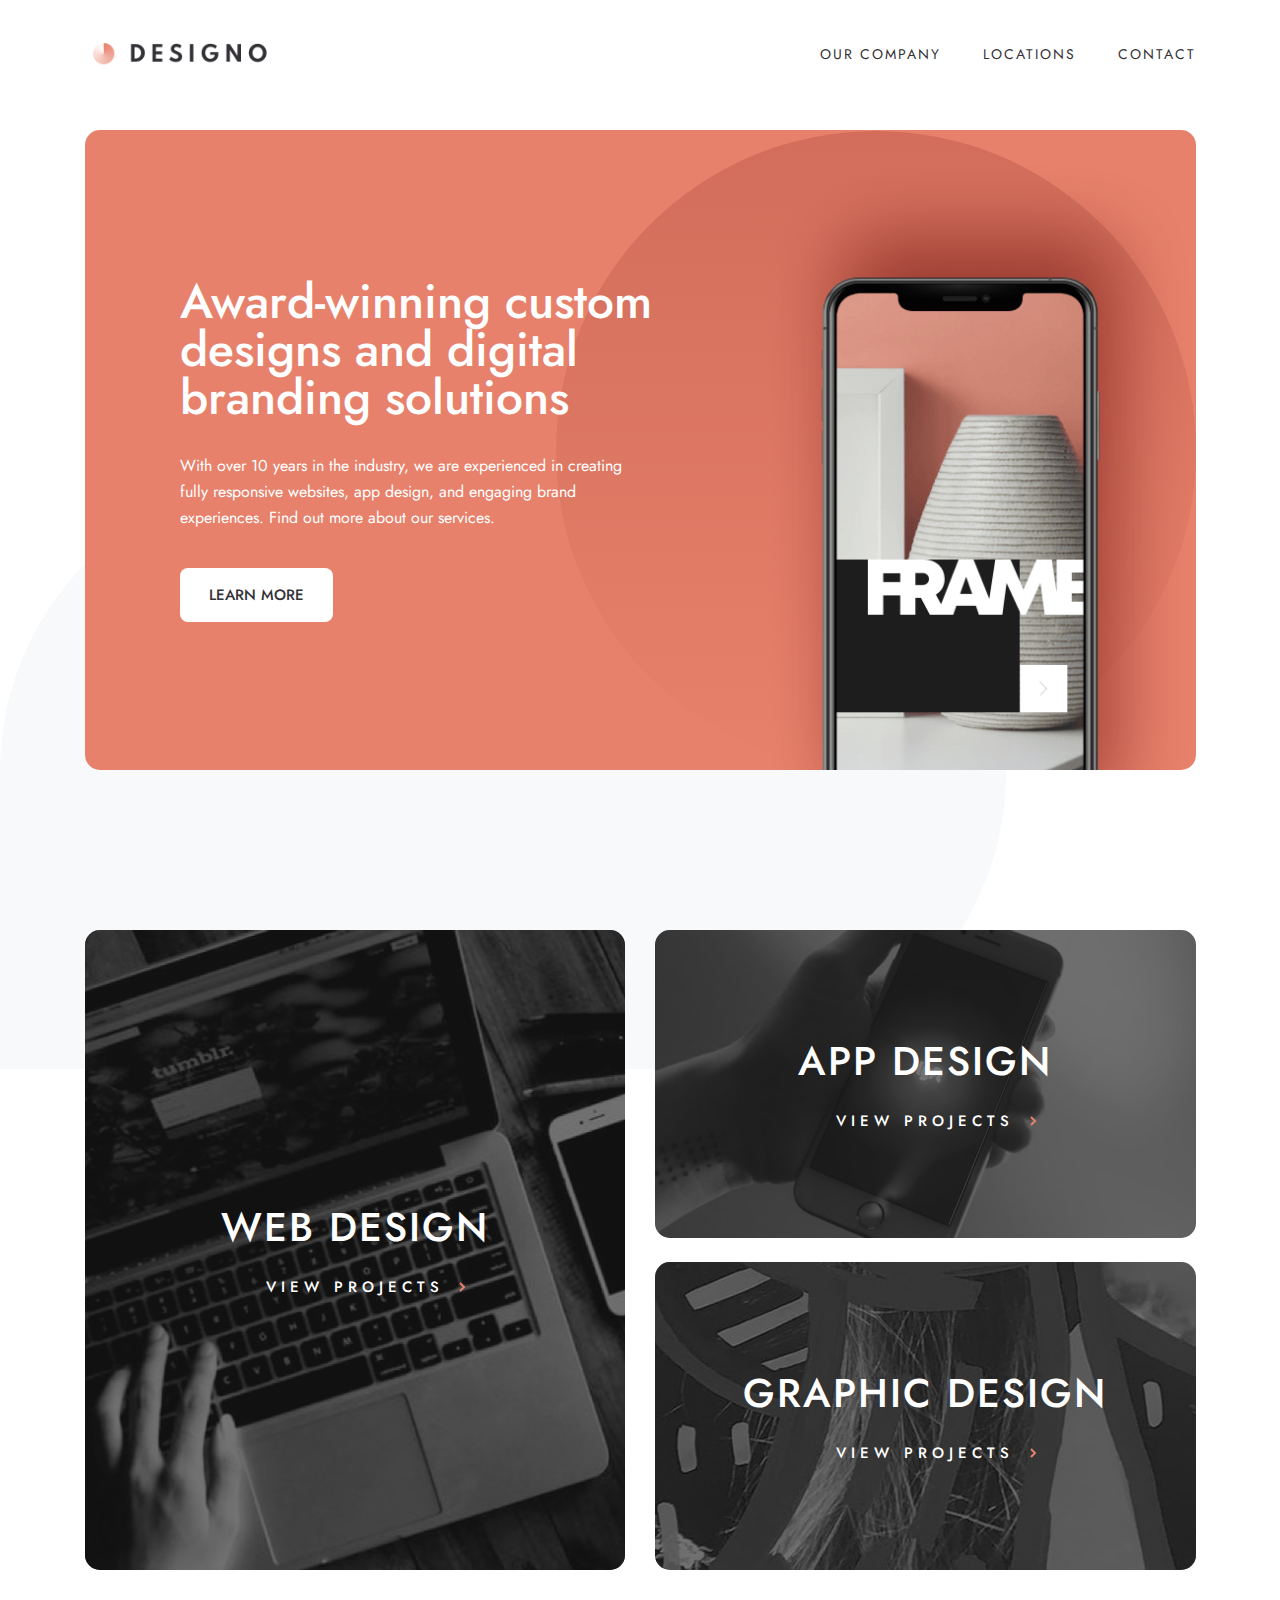
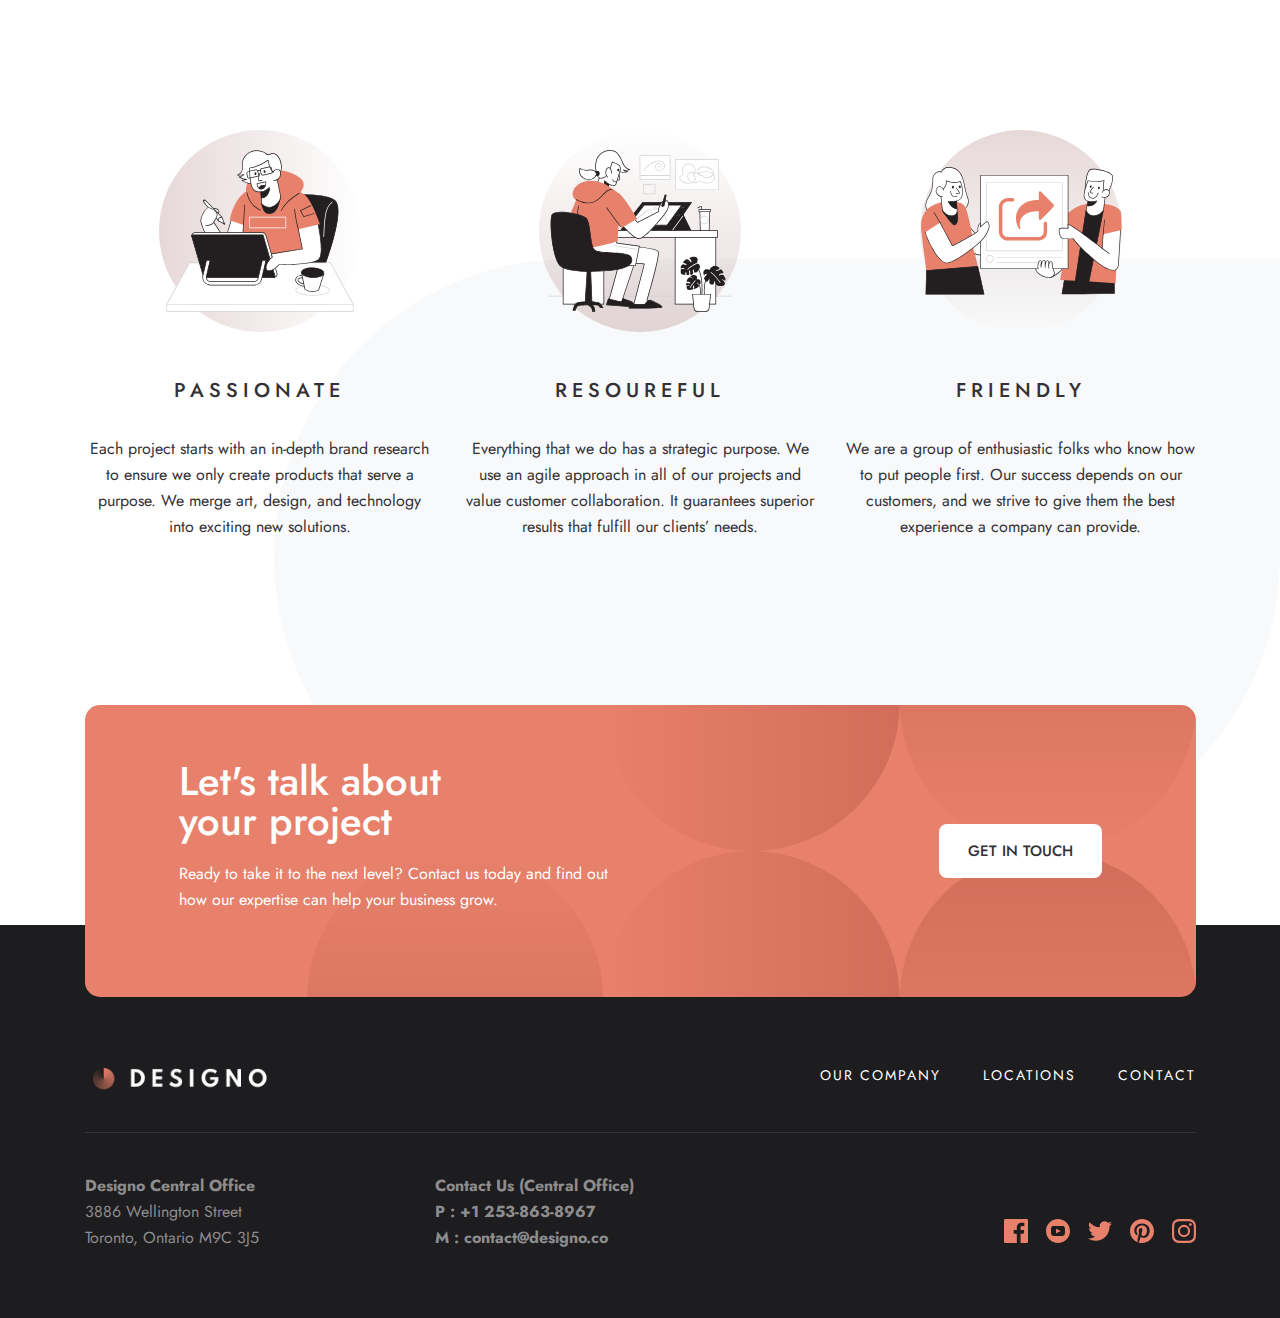
<file: index.html>
<!DOCTYPE html>
<html lang="en">
    <head>
        <meta charset="UTF-8">
        <meta name="viewport" content="width=device-width, initial-scale=1.0">
        <link rel="icon" type="image/png" sizes="32x32" href="./images/favicon-32x32.png">
        <link rel="stylesheet" href="./css/main.min.css">
        <script src="./js/index.js"></script>
        <title>Designo Agency</title>
    </head>
    <body id="home_page">
        <nav>
            <div class="container">
                <a href="/index.html" class="logo"></a>
                <ul>
                    <li><a href="about.html">Our Company</a></li>
                    <li><a href="locations.html">Locations</a></li>
                    <li><a href="contact.html">Contact</a></li>
                </ul>
                <button type="button" class="menu"></button>
            </div>
        </nav>

        <section id="hero">
            <div class="container">
                <div class="hero_info">
                    <h1>Award-winning custom designs and digital branding solutions</h1>
                    <p>With over 10 years in the industry, we are experienced in creating fully responsive websites, app design, and engaging brand experiences. Find out more about our services.</p>
                    <a href="about.html" class="btn_primary">Learn More</a>
                </div>
                <img src="./images/index/image-hero-phone.png" alt="phone">
            </div>
        </section>

        <section id="all_services">
            <div class="container">
                <a href="/web_design.html" class="web_design">
                    <h2>Web Design</h2>
                    <button type="button">View Projects</button>
                </a>
                <a href="/app_design.html" class="app_design">
                    <h2>App Design</h2>
                    <button type="button">View Projects</button>
                </a>
                <a href="/graphic_design.html" class="graphic_design">
                    <h2>Graphic Design</h2>
                    <button type="button">View Projects </button>
                </a>
            </div>
        </section>

        <section id="infos">
            <div class="container">
                <div>
                    <div class="illustration_container">
                        <img src="./images/index/illustration-passionate.svg" alt="illustration of man drawing on front view">
                    </div>
                    <h2>Passionate</h2>
                    <p>Each project starts with an in-depth brand research to ensure we only create products that serve a purpose. We merge art, design, and technology into exciting new solutions.</p>
                </div>
                <div>
                    <div class="illustration_container">
                        <img src="./images/index/illustration-resourceful.svg" alt="illustration of man drawing on backview">
                    </div>
                    <h2>Resoureful</h2>
                    <p>Everything that we do has a strategic purpose. We use an agile approach in all of our projects and value customer collaboration. It guarantees superior results that fulfill our clients’ needs.</p>
                </div>
                <div>
                    <div class="illustration_container">
                        <img src="./images/index/illustration-friendly.svg" alt="illustration of 2 people holding a share icon sign">
                    </div>
                    <h2>Friendly</h2>
                    <p>We are a group of enthusiastic folks who know how to put people first. Our success depends on our customers, and we strive to give them the best experience a company can provide.</p>
                </div>
            </div>
        </section>

        <footer>
            <div class="container">
                <div class="talk">
                    <h3>Let's talk about your project</h3>
                    <p>Ready to take it to the next level? Contact us today and find out how our expertise can help your business grow.</p>
                    <a href="contact.html" class="btn_primary">Get in touch</a>
                </div>
    
                <div class="head">
                    <div class="logo"></div>
                    <ul>
                        <li><a href="about.html">Our Company</a></li>
                        <li><a href="locations.html">Locations</a></li>
                        <li><a href="contact.html">Contact</a></li>
                    </ul>
                </div>

                <div class="foot">
                    <div class="address">
                        <p>Designo Central Office</p>
                        <p>3886 Wellington Street</p>
                        <p>Toronto, Ontario M9C 3J5</p>
                    </div>
        
                    <div class="contact">
                        <p>Contact Us (Central Office)</p>
                        <p>P : +1 253-863-8967</p>
                        <p>M : contact@designo.co</p>
                    </div>
        
                    <ul>
                        <li>
                            <a href="https://www.facebook.com">
                                <img src="./images/global/icon-facebook.svg" alt="facebook icon">
                            </a>
                        </li>
                        <li>
                            <a href="https://www.youtube.com">
                                <img src="./images/global/icon-youtube.svg" alt="youtube icon">
                            </a>
                        </li>
                        <li>
                            <a href="https://www.twitter.com">
                                <img src="./images/global/icon-twitter.svg" alt="twitter icon">
                            </a>
                        </li>
                        <li>
                            <a href="https://www.pinterest.com">
                                <img src="./images/global/icon-pinterest.svg" alt="pinterest icon">
                            </a>
                        </li>
                        <li>
                            <a href="https://www.instagram.com">
                                <img src="./images/global/icon-instagram.svg" alt="instagram icon">
                            </a>
                        </li>
                    </ul>
                </div>
            </div>
        </footer>
        <div class="overlay"></div>
        <div class="bg_leaf_1"></div>
        <div class="bg_leaf_2"></div>
    </body>
</html>
</file>
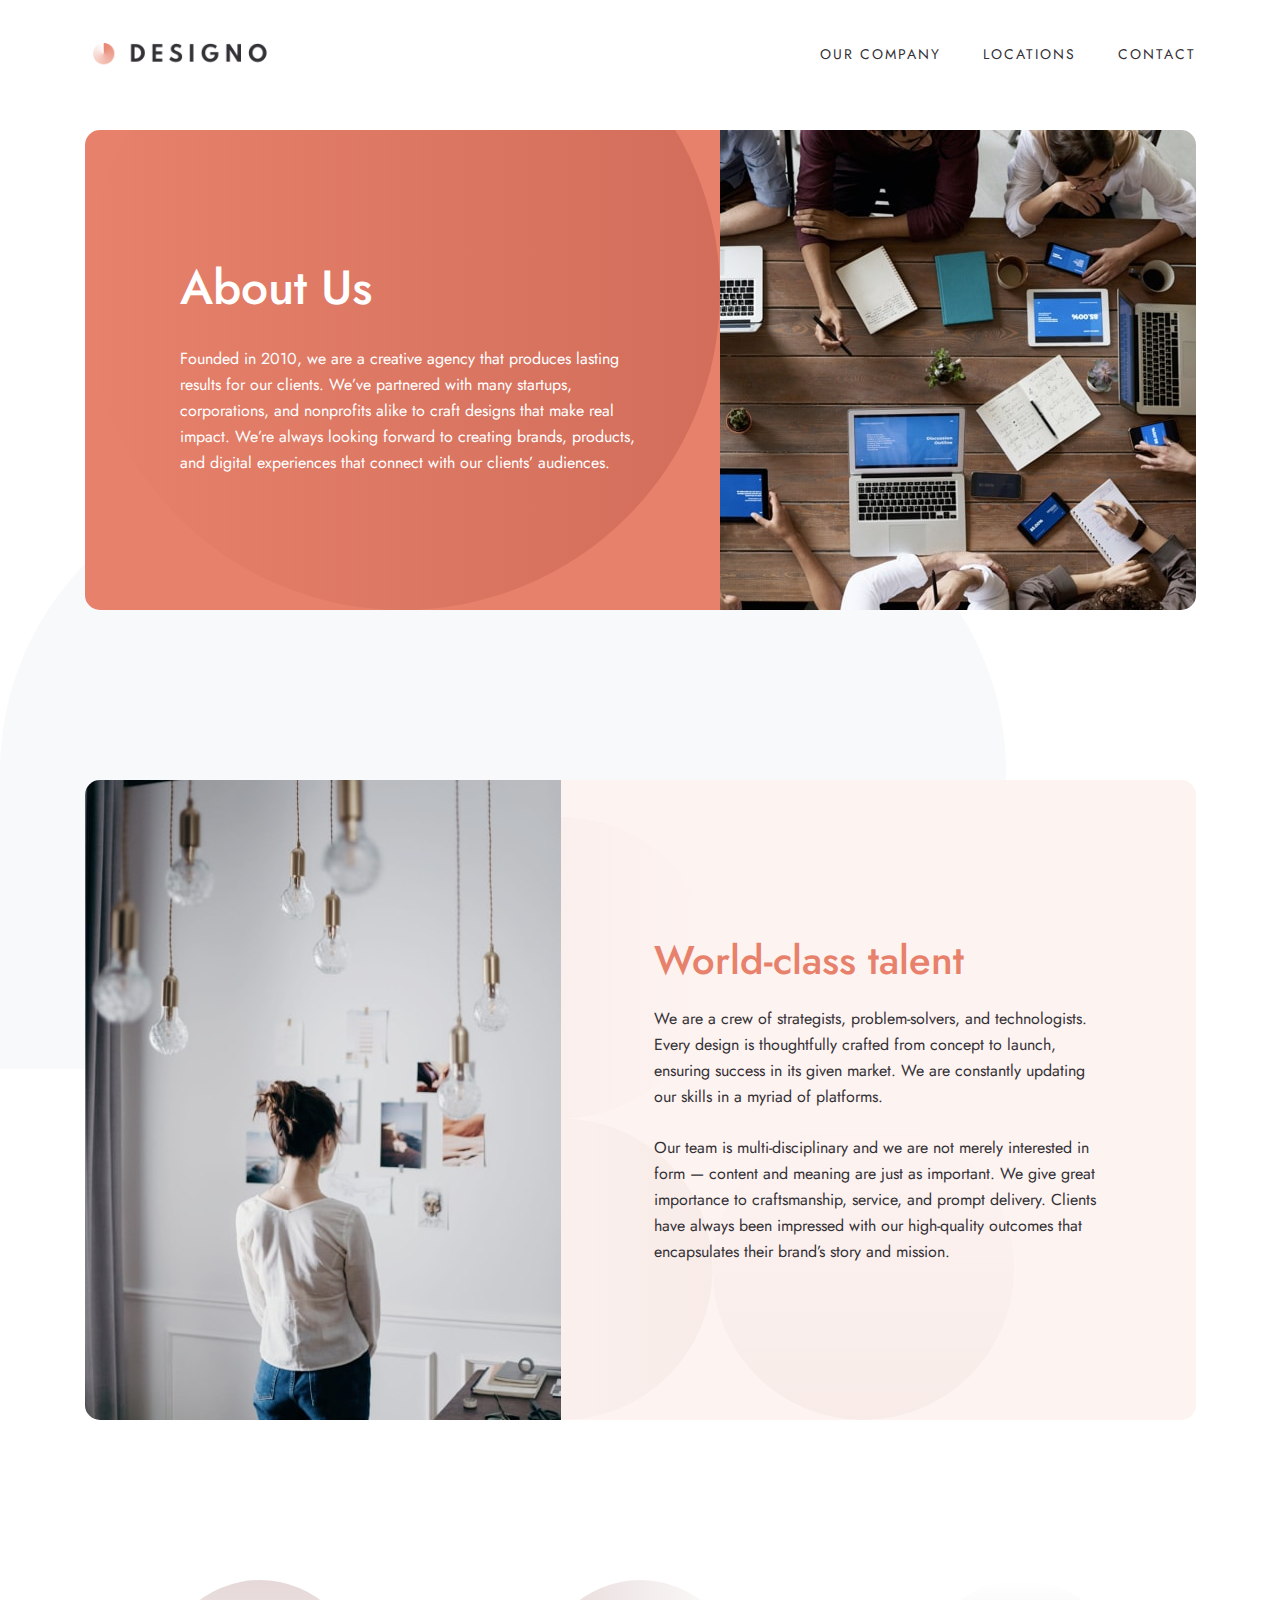
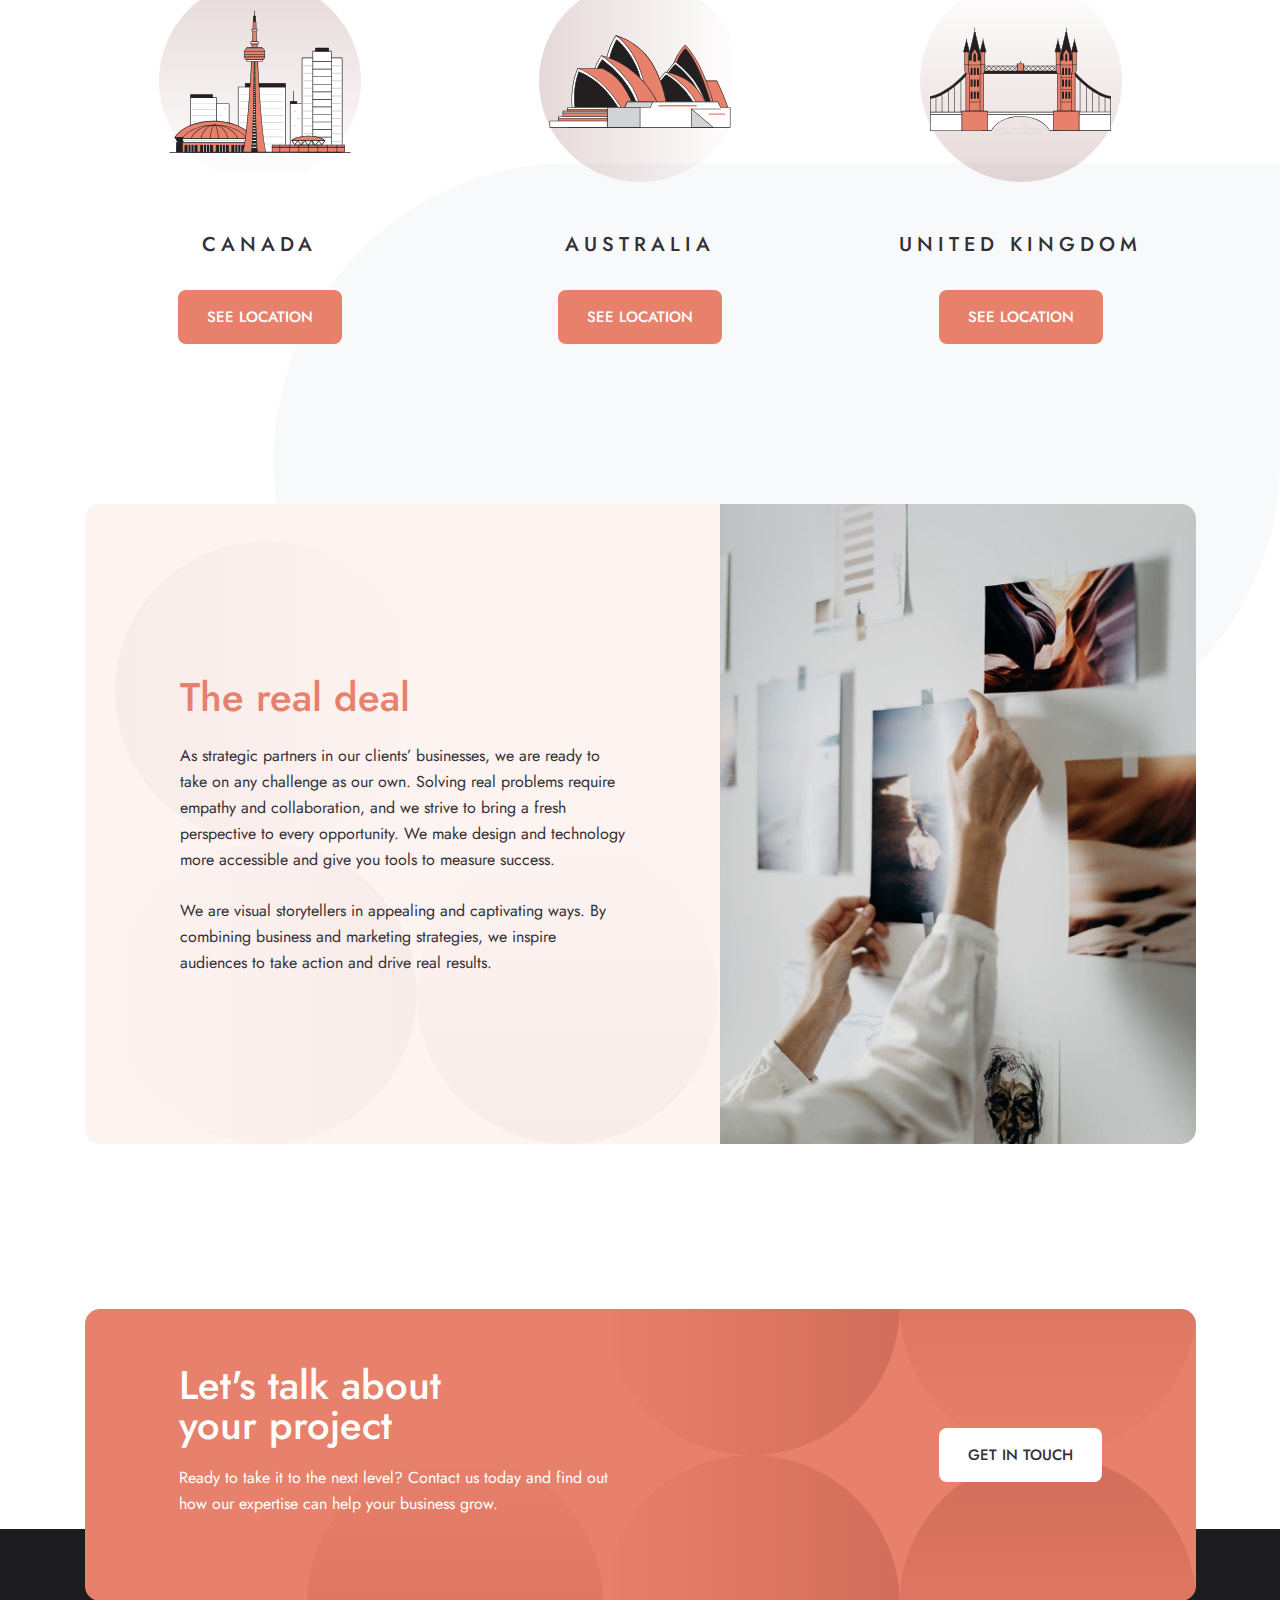
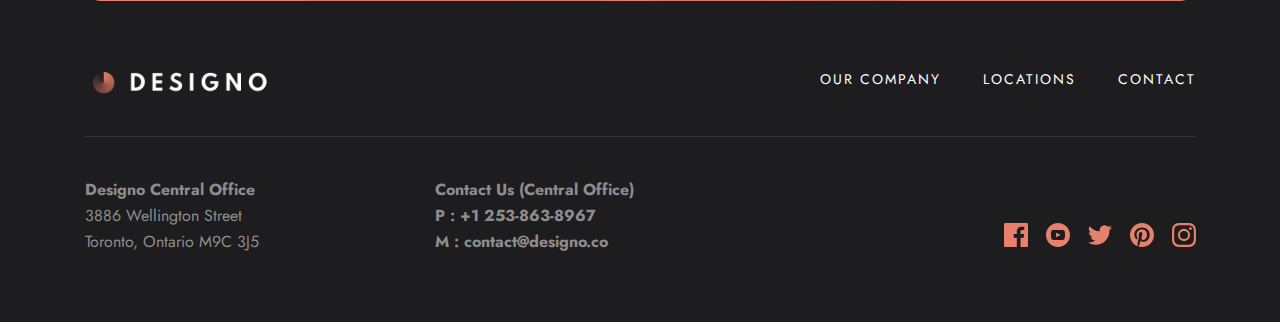
<file: about.html>
<!DOCTYPE html>
<html lang="en">
    <head>
        <meta charset="UTF-8">
        <meta name="viewport" content="width=device-width, initial-scale=1.0">
        <link rel="icon" type="image/png" sizes="32x32" href="./images/favicon-32x32.png">
        <link rel="stylesheet" href="./css/main.min.css">
        <script src="./js/index.js"></script>
        <title>Designo Agency</title>
    </head>
    <body id="about_page">
        <nav>
            <div class="container">
                <a href="/index.html" class="logo"></a>
                <ul>
                    <li><a href="about.html">Our Company</a></li>
                    <li><a href="locations.html">Locations</a></li>
                    <li><a href="contact.html">Contact</a></li>
                </ul>
                <button type="button" class="menu"></button>
            </div>
        </nav>

        <section id="about_us">
            <div class="container">
                <div class="info">
                    <h1>About Us</h1>
                    <p>Founded in 2010, we are a creative agency that produces lasting results for our clients. We’ve partnered with many startups, corporations, and nonprofits alike to craft designs that make real impact. We’re always looking forward to creating brands, products, and digital experiences that connect with our clients’ audiences.</p>
                </div>
                <div class="hero_img"></div>
            </div>
        </section>

        <section id="world_class_talent">
            <div class="container">
                <div class="talent_img"></div>
                <div class="info">
                    <h2>World-class talent</h2>
                    <p>We are a crew of strategists, problem-solvers, and technologists. Every design is thoughtfully crafted from concept to launch, ensuring success in its given market. We are constantly updating our skills in a myriad of platforms.</p>
                    <p>Our team is multi-disciplinary and we are not merely interested in form — content and meaning are just as important. We give great importance to craftsmanship, service, and prompt delivery. Clients have always been impressed with our high-quality outcomes that encapsulates their brand’s story and mission.</p>
                </div>
            </div>
        </section>

        <section id="countries">
            <div class="container">
                <div class="country">
                    <div class="illustration_container">
                        <img src="/images/global/illustration-canada.svg" alt="some buildings from canada">
                    </div>
                    <h3>Canada</h3>
                    <a href="locations.html#canada" class="btn_primary">See Location</a>
                </div>
                <div class="country">
                    <div class="illustration_container">
                        <img src="/images/global/illustration-australia.svg" alt="some buildings from canada">
                    </div>
                    <h3>Australia</h3>
                    <a href="locations.html#australia" class="btn_primary">See Location</a>
                </div>
                <div class="country">
                    <div class="illustration_container">
                        <img src="/images/global/illustration-united-kingdom.svg" alt="some buildings from canada">
                    </div>
                    <h3>United Kingdom</h3>
                    <a href="locations.html#uk" class="btn_primary">See Location</a>
                </div>
            </div>
        </section>

        <section id="real_deal">
            <div class="container">
                <div class="info">
                    <h2>The real deal</h2>
                    <p>As strategic partners in our clients’ businesses, we are ready to take on any challenge as our own. Solving real problems require empathy and collaboration, and we strive to bring a fresh perspective to every opportunity. We make design and technology more accessible and give you tools to measure success.</p>
                    <p>We are visual storytellers in appealing and captivating ways. By combining business and marketing strategies, we inspire audiences to take action and drive real results.</p>
                </div>
                <div class="real_deal_img"></div>
            </div>
        </section>

        <footer>
            <div class="container">
                <div class="talk">
                    <h3>Let's talk about your project</h3>
                    <p>Ready to take it to the next level? Contact us today and find out how our expertise can help your business grow.</p>
                    <a href="contact.html" class="btn_primary">Get in touch</a>
                </div>
    
                <div class="head">
                    <div class="logo"></div>
                    <ul>
                        <li><a href="about.html">Our Company</a></li>
                        <li><a href="locations.html">Locations</a></li>
                        <li><a href="contact.html">Contact</a></li>
                    </ul>
                </div>

                <div class="foot">
                    <div class="address">
                        <p>Designo Central Office</p>
                        <p>3886 Wellington Street</p>
                        <p>Toronto, Ontario M9C 3J5</p>
                    </div>
        
                    <div class="contact">
                        <p>Contact Us (Central Office)</p>
                        <p>P : +1 253-863-8967</p>
                        <p>M : contact@designo.co</p>
                    </div>
        
                    <ul>
                        <li>
                            <a href="https://www.facebook.com">
                                <img src="./images/global/icon-facebook.svg" alt="facebook icon">
                            </a>
                        </li>
                        <li>
                            <a href="https://www.youtube.com">
                                <img src="./images/global/icon-youtube.svg" alt="youtube icon">
                            </a>
                        </li>
                        <li>
                            <a href="https://www.twitter.com">
                                <img src="./images/global/icon-twitter.svg" alt="twitter icon">
                            </a>
                        </li>
                        <li>
                            <a href="https://www.pinterest.com">
                                <img src="./images/global/icon-pinterest.svg" alt="pinterest icon">
                            </a>
                        </li>
                        <li>
                            <a href="https://www.instagram.com">
                                <img src="./images/global/icon-instagram.svg" alt="instagram icon">
                            </a>
                        </li>
                    </ul>
                </div>
            </div>
        </footer>

        <div class="overlay"></div>
        <div class="bg_leaf_1"></div>
        <div class="bg_leaf_2"></div>
    </body>
</html>
</file>
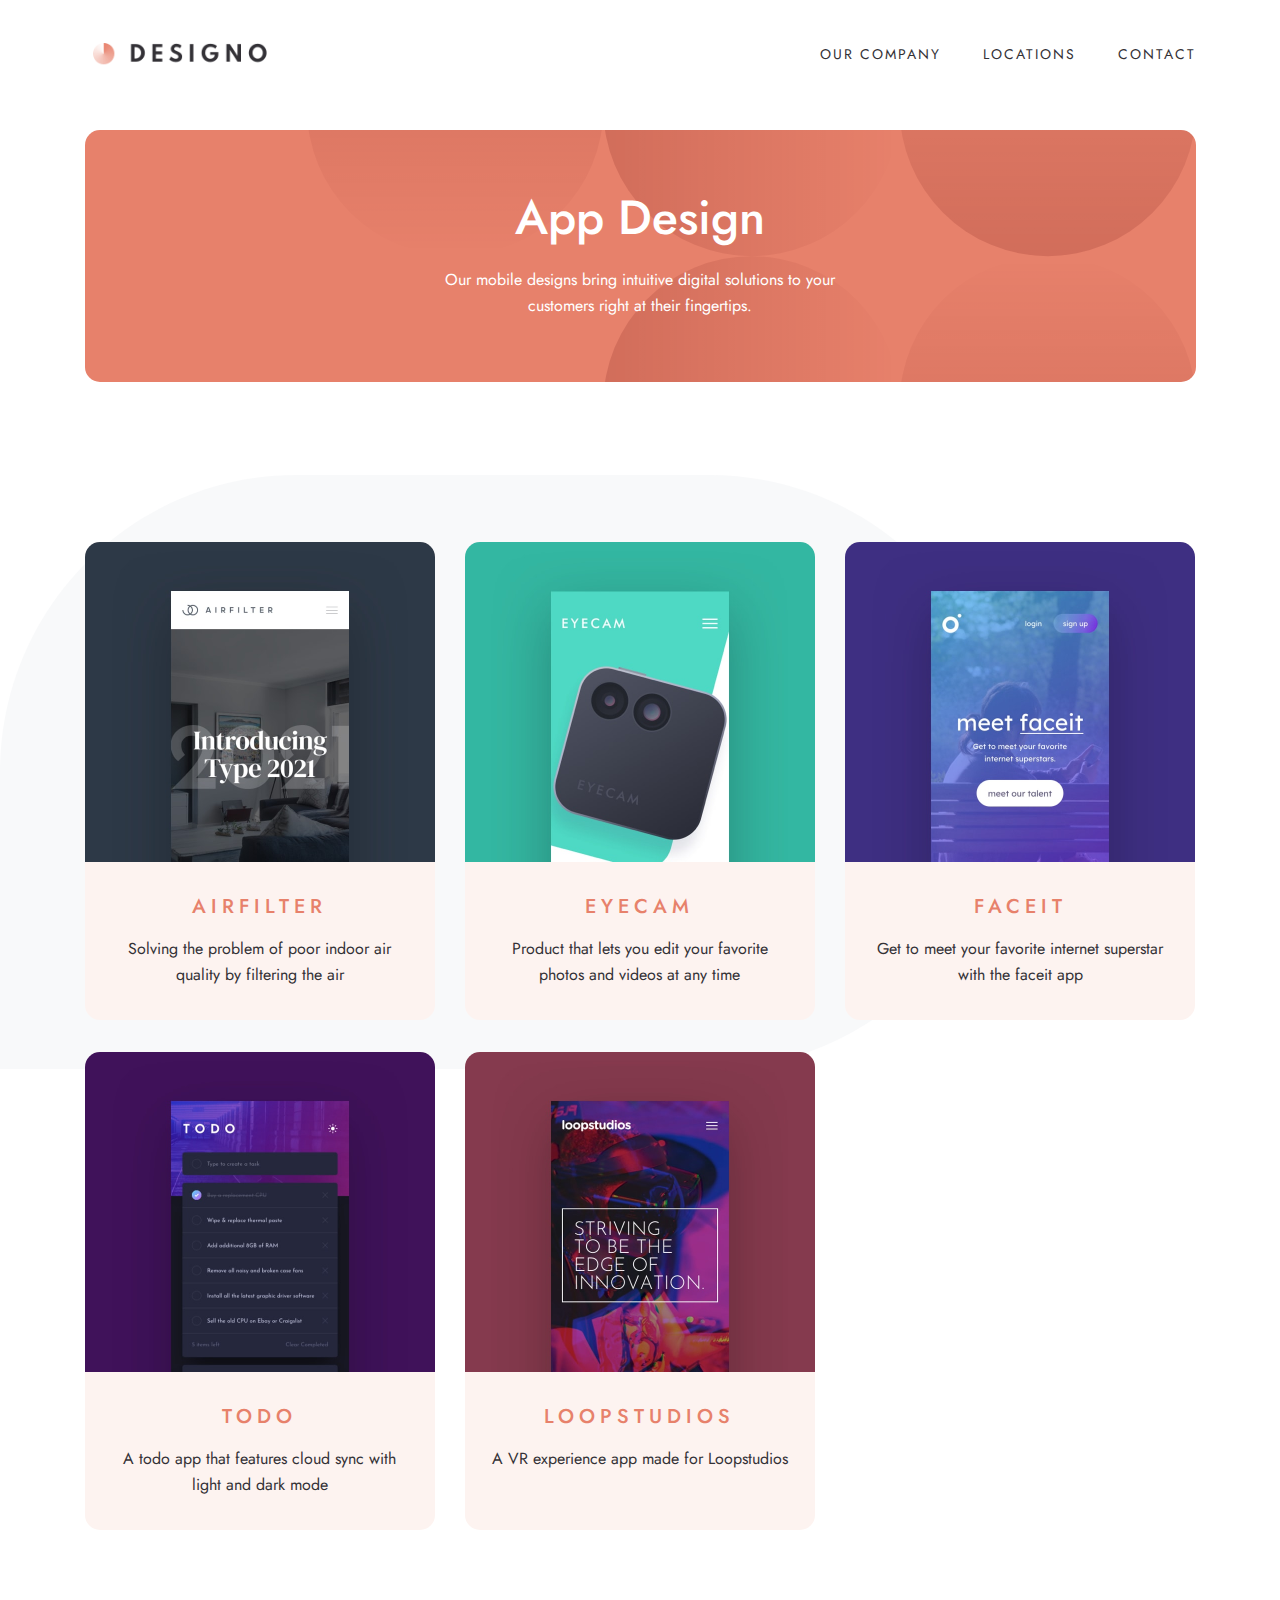
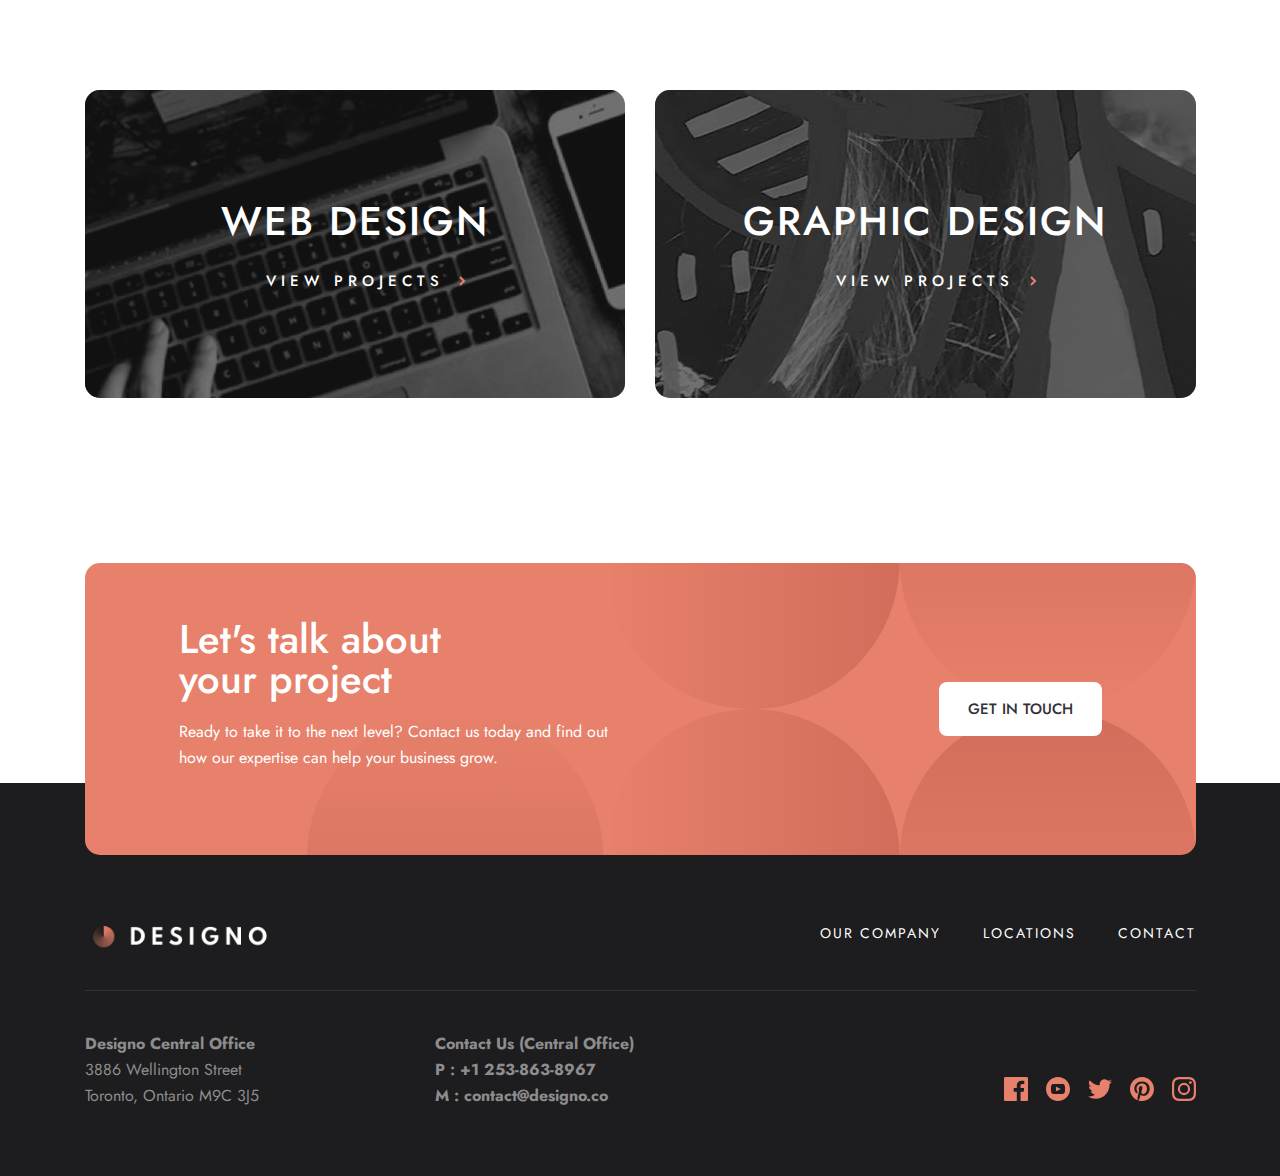
<file: app_design.html>
<!DOCTYPE html>
<html lang="en">
    <head>
        <meta charset="UTF-8">
        <meta name="viewport" content="width=device-width, initial-scale=1.0">
        <link rel="icon" type="image/png" sizes="32x32" href="./images/favicon-32x32.png">
        <link rel="stylesheet" href="./css/main.min.css">
        <script src="./js/index.js"></script>
        <title>Designo Agency</title>
    </head>
    <body id="app_design_page">
        <nav>
            <div class="container">
                <a href="/index.html" class="logo"></a>
                <ul>
                    <li><a href="about.html">Our Company</a></li>
                    <li><a href="locations.html">Locations</a></li>
                    <li><a href="contact.html">Contact</a></li>
                </ul>
                <button type="button" class="menu"></button>
            </div>
        </nav>

        <section id="hero_head">
            <div class="container">
                <h1>App Design</h1>
                <p>Our mobile designs bring intuitive digital solutions to your customers right at their fingertips.</p>
            </div>
        </section>

        <section id="projects">
            <div class="container">
                <div class="project">
                    <img src="./images/app_design/image-airfilter.jpg" alt="landing page of air filter website">
                    <div>
                        <h2>Airfilter</h2>
                        <p>Solving the problem of poor indoor air quality by filtering the air</p>
                    </div>
                </div>
                <div class="project">
                    <img src="./images/app_design/image-eyecam.jpg" alt="landing page of eye cam website">
                    <div>
                        <h2>Eyecam</h2>
                        <p>Product that lets you edit your favorite photos and videos at any time</p>
                    </div>
                </div>
                <div class="project">
                    <img src="./images/app_design/image-faceit.jpg" alt="landing page of face it website">
                    <div>
                        <h2>Faceit</h2>
                        <p>Get to meet your favorite internet superstar with the faceit app</p>
                    </div>
                </div>
                <div class="project">
                    <img src="./images/app_design/image-todo.jpg" alt="landing page of todo website">
                    <div>
                        <h2>Todo</h2>
                        <p>A todo app that features cloud sync with light and dark mode</p>
                    </div>
                </div>
                <div class="project">
                    <img src="./images/app_design/image-loopstudios.jpg" alt="landing page of loopstudios website">
                    <div>
                        <h2>Loopstudios</h2>
                        <p>A VR experience app made for Loopstudios</p>
                    </div>
                </div>
            </div>
        </section>

        <section id="services">
            <div class="container">
                <a href="/web_design.html" class="web_design">
                    <h2>Web Design</h2>
                    <button type="button">View Projects</button>
                </a>
                <a href="/graphic_design.html" class="graphic_design">
                    <h2>Graphic Design</h2>
                    <button type="button">View Projects</button>
                </a>
            </div>
        </section>

        <footer>
            <div class="container">
                <div class="talk">
                    <h3>Let's talk about your project</h3>
                    <p>Ready to take it to the next level? Contact us today and find out how our expertise can help your business grow.</p>
                    <a href="contact.html" class="btn_primary">Get in touch</a>
                </div>
    
                <div class="head">
                    <div class="logo"></div>
                    <ul>
                        <li><a href="about.html">Our Company</a></li>
                        <li><a href="locations.html">Locations</a></li>
                        <li><a href="contact.html">Contact</a></li>
                    </ul>
                </div>

                <div class="foot">
                    <div class="address">
                        <p>Designo Central Office</p>
                        <p>3886 Wellington Street</p>
                        <p>Toronto, Ontario M9C 3J5</p>
                    </div>
        
                    <div class="contact">
                        <p>Contact Us (Central Office)</p>
                        <p>P : +1 253-863-8967</p>
                        <p>M : contact@designo.co</p>
                    </div>
        
                    <ul>
                        <li>
                            <a href="https://www.facebook.com">
                                <img src="./images/global/icon-facebook.svg" alt="facebook icon">
                            </a>
                        </li>
                        <li>
                            <a href="https://www.youtube.com">
                                <img src="./images/global/icon-youtube.svg" alt="youtube icon">
                            </a>
                        </li>
                        <li>
                            <a href="https://www.twitter.com">
                                <img src="./images/global/icon-twitter.svg" alt="twitter icon">
                            </a>
                        </li>
                        <li>
                            <a href="https://www.pinterest.com">
                                <img src="./images/global/icon-pinterest.svg" alt="pinterest icon">
                            </a>
                        </li>
                        <li>
                            <a href="https://www.instagram.com">
                                <img src="./images/global/icon-instagram.svg" alt="instagram icon">
                            </a>
                        </li>
                    </ul>
                </div>
            </div>
        </footer>
        <div class="overlay"></div>
        <div class="bg_leaf_1"></div>
    </body>
</html>
</file>
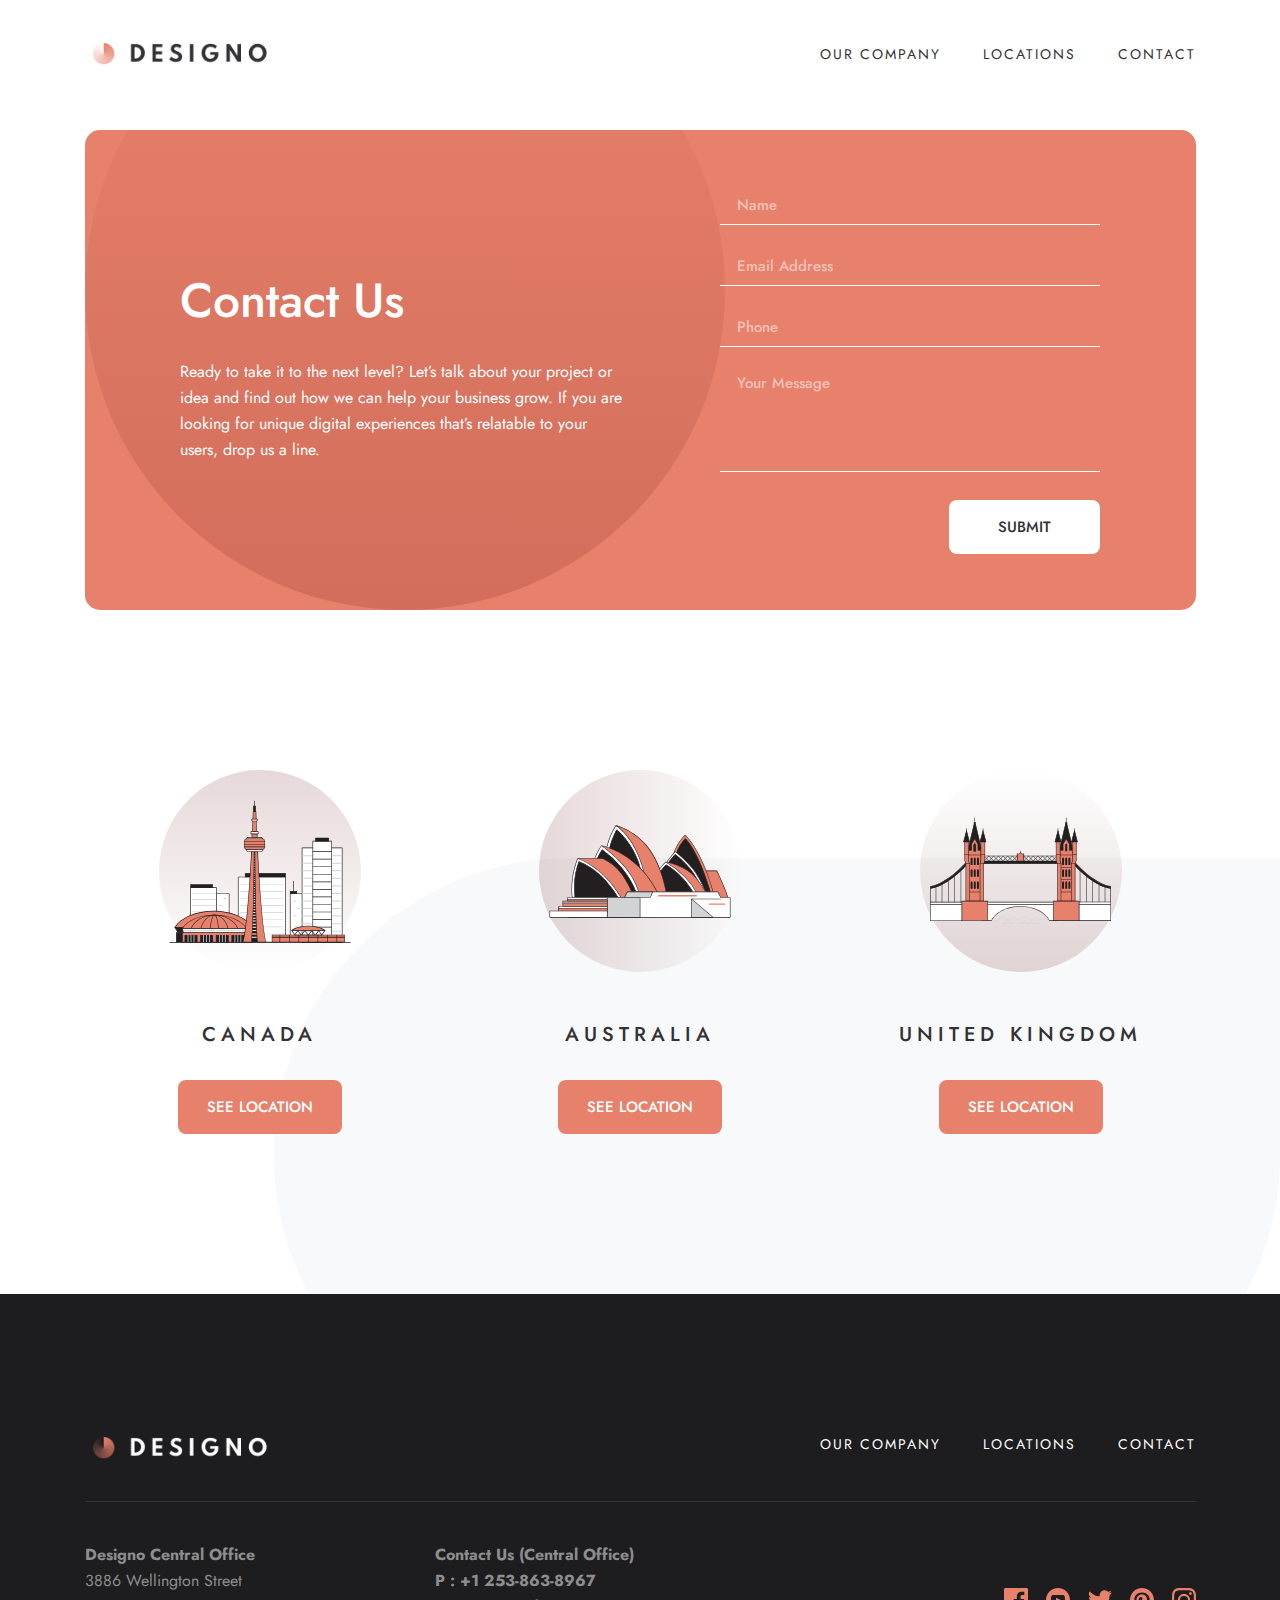
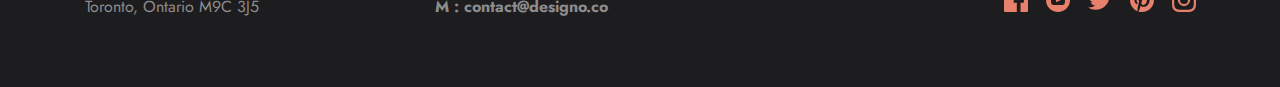
<file: contact.html>
<!DOCTYPE html>
<html lang="en">
    <head>
        <meta charset="UTF-8">
        <meta name="viewport" content="width=device-width, initial-scale=1.0">
        <link rel="icon" type="image/png" sizes="32x32" href="./images/favicon-32x32.png">
        <link rel="stylesheet" href="./css/main.min.css">
        <script src="./js/index.js"></script>
        <script src="./js/contact.js"></script>
        <title>Designo Agency</title>
    </head>
    <body id="contact_page">
        <nav>
            <div class="container">
                <a href="/index.html" class="logo"></a>
                <ul>
                    <li><a href="about.html">Our Company</a></li>
                    <li><a href="locations.html">Locations</a></li>
                    <li><a href="contact.html">Contact</a></li>
                </ul>
                <button type="button" class="menu"></button>
            </div>
        </nav>

        <section id="contact_header">
            <div class="container">
                <div>
                    <h1>Contact Us</h1>
                    <p>Ready to take it to the next level? Let’s talk about your project or idea and find out how we can help your business grow. If you are looking for unique digital experiences that’s relatable to your users, drop us a line.</p>
                </div>
                <form id="contact_form">
                    <div class="input_group">
                        <input type="text" placeholder="Name" name="name">
                    </div>
                    <div class="input_group">
                        <input type="email" placeholder="Email Address" name="email">
                    </div>
                    <div class="input_group">
                        <input type="text" placeholder="Phone" name="phone">
                    </div>
                    <div class="input_group">
                        <textarea name="message" placeholder="Your Message"></textarea>
                    </div>
                    <button type="submit" class="btn_primary">Submit</button>
                </form>
            </div>
        </section>

        <section id="countries">
            <div class="container">
                <div class="country">
                    <div class="illustration_container">
                        <img src="/images/global/illustration-canada.svg" alt="some buildings from canada">
                    </div>
                    <h3>Canada</h3>
                    <a href="locations.html#canada" class="btn_primary">See Location</a>
                </div>
                <div class="country">
                    <div class="illustration_container">
                        <img src="/images/global/illustration-australia.svg" alt="some buildings from canada">
                    </div>
                    <h3>Australia</h3>
                    <a href="locations.html#australia" class="btn_primary">See Location</a>
                </div>
                <div class="country">
                    <div class="illustration_container">
                        <img src="/images/global/illustration-united-kingdom.svg" alt="some buildings from canada">
                    </div>
                    <h3>United Kingdom</h3>
                    <a href="locations.html#uk" class="btn_primary">See Location</a>
                </div>
            </div>
        </section>

        <footer>
            <div class="container">
                <div class="head">
                    <div class="logo"></div>
                    <ul>
                        <li><a href="about.html">Our Company</a></li>
                        <li><a href="locations.html">Locations</a></li>
                        <li><a href="contact.html">Contact</a></li>
                    </ul>
                </div>

                <div class="foot">
                    <div class="address">
                        <p>Designo Central Office</p>
                        <p>3886 Wellington Street</p>
                        <p>Toronto, Ontario M9C 3J5</p>
                    </div>
        
                    <div class="contact">
                        <p>Contact Us (Central Office)</p>
                        <p>P : +1 253-863-8967</p>
                        <p>M : contact@designo.co</p>
                    </div>
        
                    <ul>
                        <li>
                            <a href="https://www.facebook.com">
                                <img src="./images/global/icon-facebook.svg" alt="facebook icon">
                            </a>
                        </li>
                        <li>
                            <a href="https://www.youtube.com">
                                <img src="./images/global/icon-youtube.svg" alt="youtube icon">
                            </a>
                        </li>
                        <li>
                            <a href="https://www.twitter.com">
                                <img src="./images/global/icon-twitter.svg" alt="twitter icon">
                            </a>
                        </li>
                        <li>
                            <a href="https://www.pinterest.com">
                                <img src="./images/global/icon-pinterest.svg" alt="pinterest icon">
                            </a>
                        </li>
                        <li>
                            <a href="https://www.instagram.com">
                                <img src="./images/global/icon-instagram.svg" alt="instagram icon">
                            </a>
                        </li>
                    </ul>
                </div>
            </div>
        </footer>

        <div class="overlay"></div>
        <div class="bg_leaf_2"></div>
    </body>
</html>
</file>
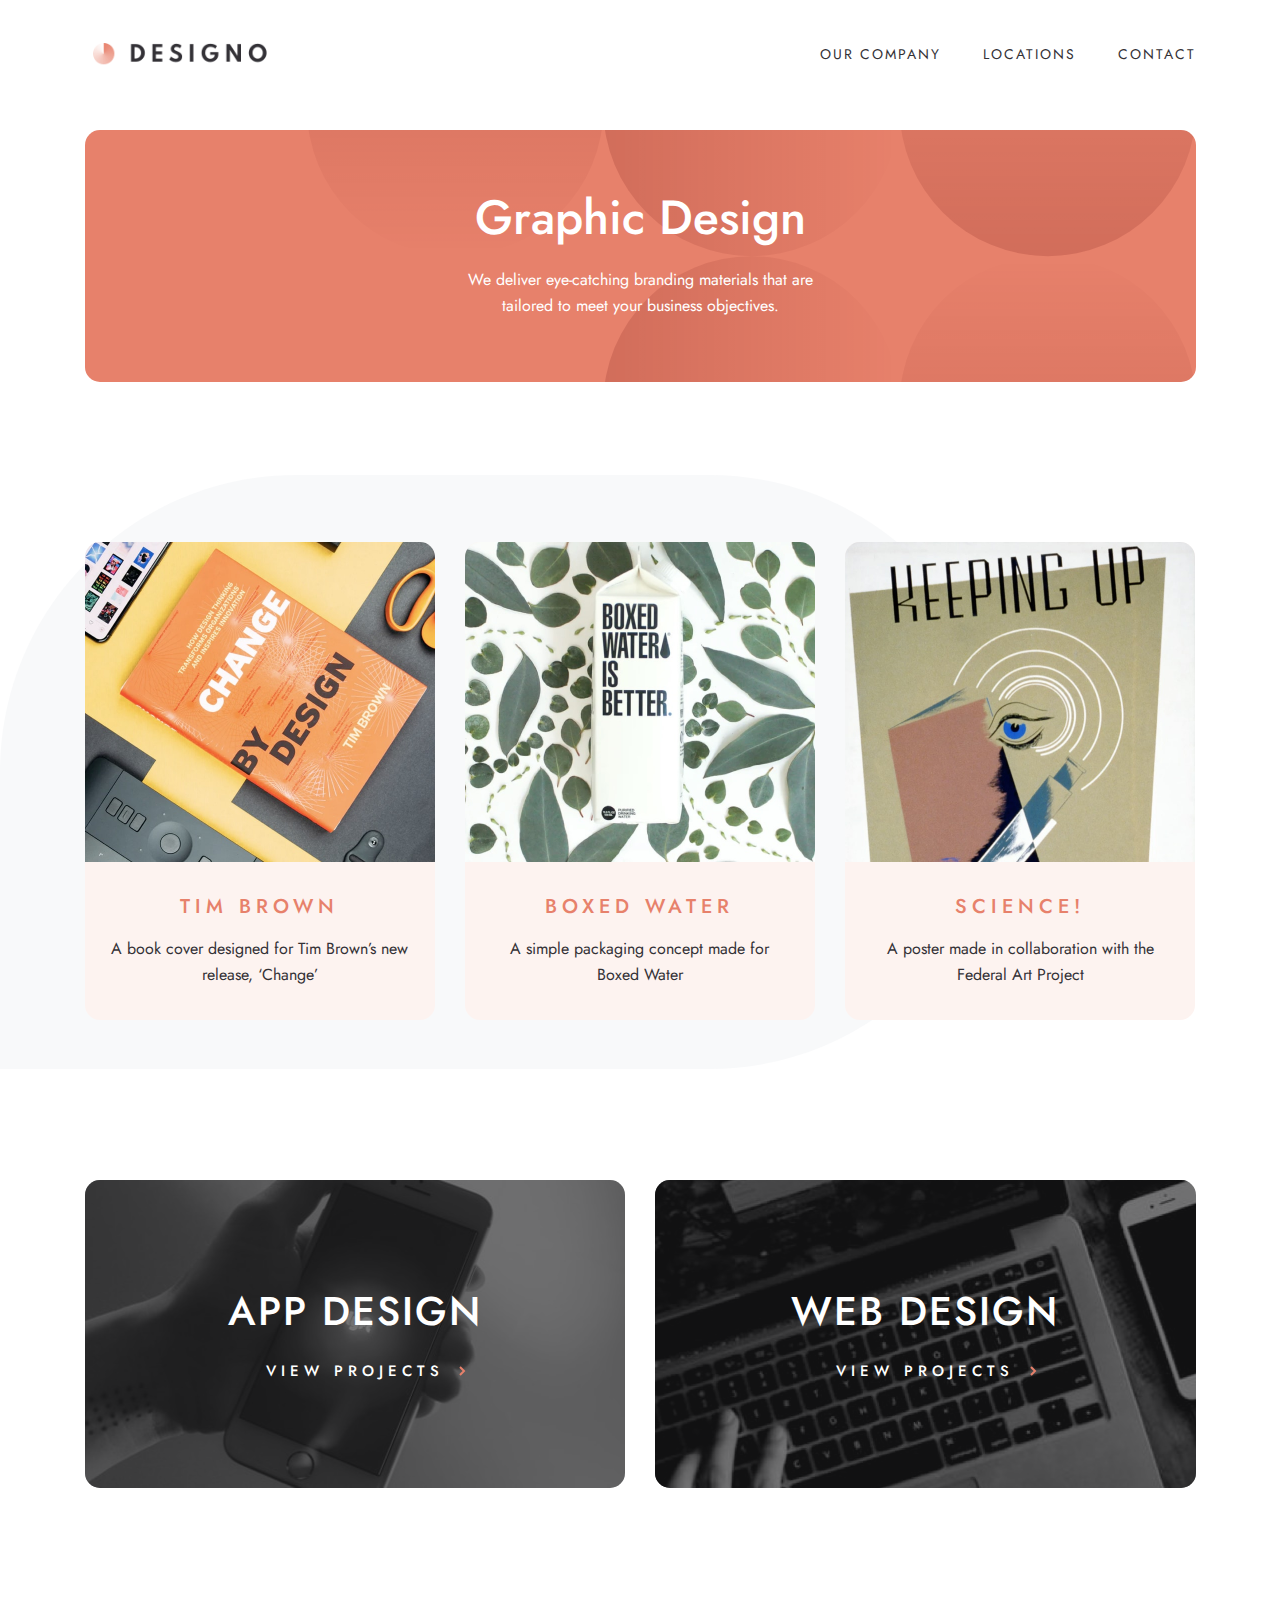
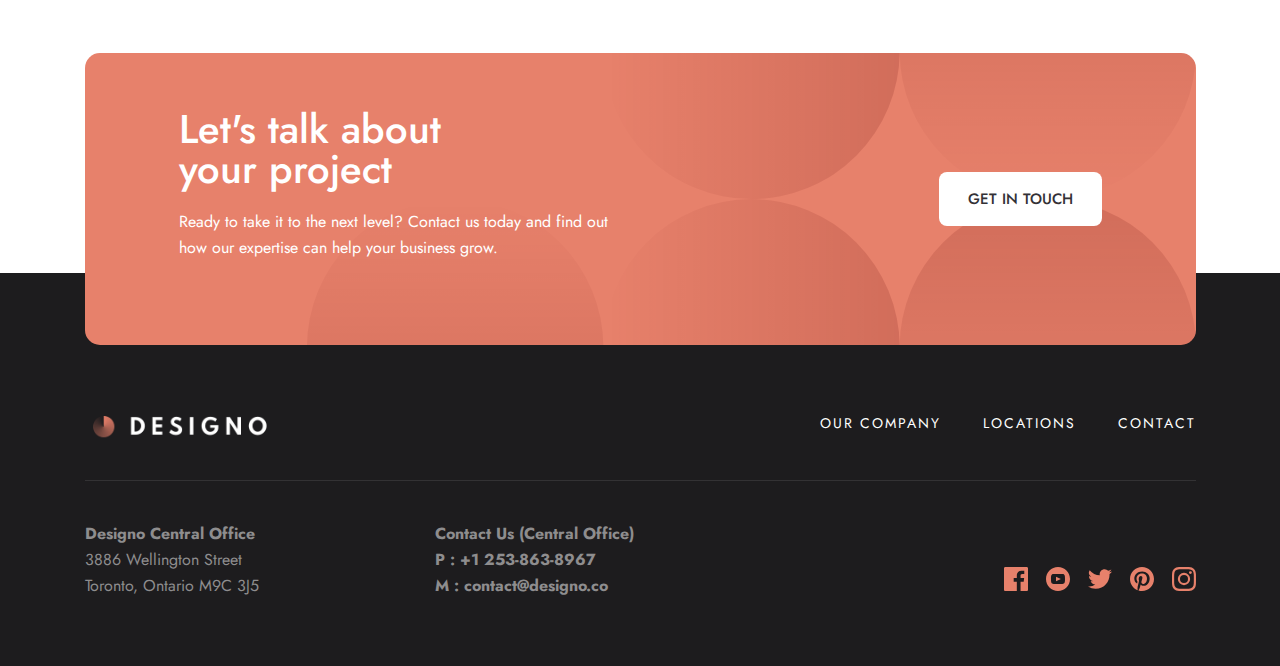
<file: graphic_design.html>
<!DOCTYPE html>
<html lang="en">
    <head>
        <meta charset="UTF-8">
        <meta name="viewport" content="width=device-width, initial-scale=1.0">
        <link rel="icon" type="image/png" sizes="32x32" href="./images/favicon-32x32.png">
        <link rel="stylesheet" href="./css/main.min.css">
        <script src="./js/index.js"></script>
        <title>Designo Agency</title>
    </head>
    <body id="graphic_design_page">
        <nav>
            <div class="container">
                <a href="/index.html" class="logo"></a>
                <ul>
                    <li><a href="about.html">Our Company</a></li>
                    <li><a href="locations.html">Locations</a></li>
                    <li><a href="contact.html">Contact</a></li>
                </ul>
                <button type="button" class="menu"></button>
            </div>
        </nav>

        <section id="hero_head">
            <div class="container">
                <h1>Graphic Design</h1>
                <p>We deliver eye-catching branding materials that are tailored to meet your business objectives.</p>
            </div>
        </section>

        <section id="projects">
            <div class="container">
                <div class="project">
                    <img src="./images/graphic_design/image-change.jpg" alt="book">
                    <div>
                        <h2>Tim Brown</h2>
                        <p>A book cover designed for Tim Brown’s new release, ‘Change’</p>
                    </div>
                </div>
                <div class="project">
                    <img src="./images/graphic_design/image-boxed-water.jpg" alt="boxed water">
                    <div>
                        <h2>Boxed Water</h2>
                        <p>A simple packaging concept made for Boxed Water</p>
                    </div>
                </div>
                <div class="project">
                    <img src="./images/graphic_design/image-science.jpg" alt="poster about federal art project">
                    <div>
                        <h2>Science!</h2>
                        <p>A poster made in collaboration with the Federal Art Project</p>
                    </div>
                </div>
            </div>
        </section>

        <section id="services">
            <div class="container">
                <a href="/app_design.html" class="app_design">
                    <h2>App Design</h2>
                    <button type="button">View Projects</button>
                </a>
                <a href="/web_design.html" class="web_design">
                    <h2>Web Design</h2>
                    <button type="button">View Projects</button>
                </a>
            </div>
        </section>

        <footer>
            <div class="container">
                <div class="talk">
                    <h3>Let's talk about your project</h3>
                    <p>Ready to take it to the next level? Contact us today and find out how our expertise can help your business grow.</p>
                    <a href="contact.html" class="btn_primary">Get in touch</a>
                </div>
    
                <div class="head">
                    <div class="logo"></div>
                    <ul>
                        <li><a href="about.html">Our Company</a></li>
                        <li><a href="locations.html">Locations</a></li>
                        <li><a href="contact.html">Contact</a></li>
                    </ul>
                </div>

                <div class="foot">
                    <div class="address">
                        <p>Designo Central Office</p>
                        <p>3886 Wellington Street</p>
                        <p>Toronto, Ontario M9C 3J5</p>
                    </div>
        
                    <div class="contact">
                        <p>Contact Us (Central Office)</p>
                        <p>P : +1 253-863-8967</p>
                        <p>M : contact@designo.co</p>
                    </div>
        
                    <ul>
                        <li>
                            <a href="https://www.facebook.com">
                                <img src="./images/global/icon-facebook.svg" alt="facebook icon">
                            </a>
                        </li>
                        <li>
                            <a href="https://www.youtube.com">
                                <img src="./images/global/icon-youtube.svg" alt="youtube icon">
                            </a>
                        </li>
                        <li>
                            <a href="https://www.twitter.com">
                                <img src="./images/global/icon-twitter.svg" alt="twitter icon">
                            </a>
                        </li>
                        <li>
                            <a href="https://www.pinterest.com">
                                <img src="./images/global/icon-pinterest.svg" alt="pinterest icon">
                            </a>
                        </li>
                        <li>
                            <a href="https://www.instagram.com">
                                <img src="./images/global/icon-instagram.svg" alt="instagram icon">
                            </a>
                        </li>
                    </ul>
                </div>
            </div>
        </footer>

        <div class="overlay"></div>
        <div class="bg_leaf_1"></div>
    </body>
</html>
</file>
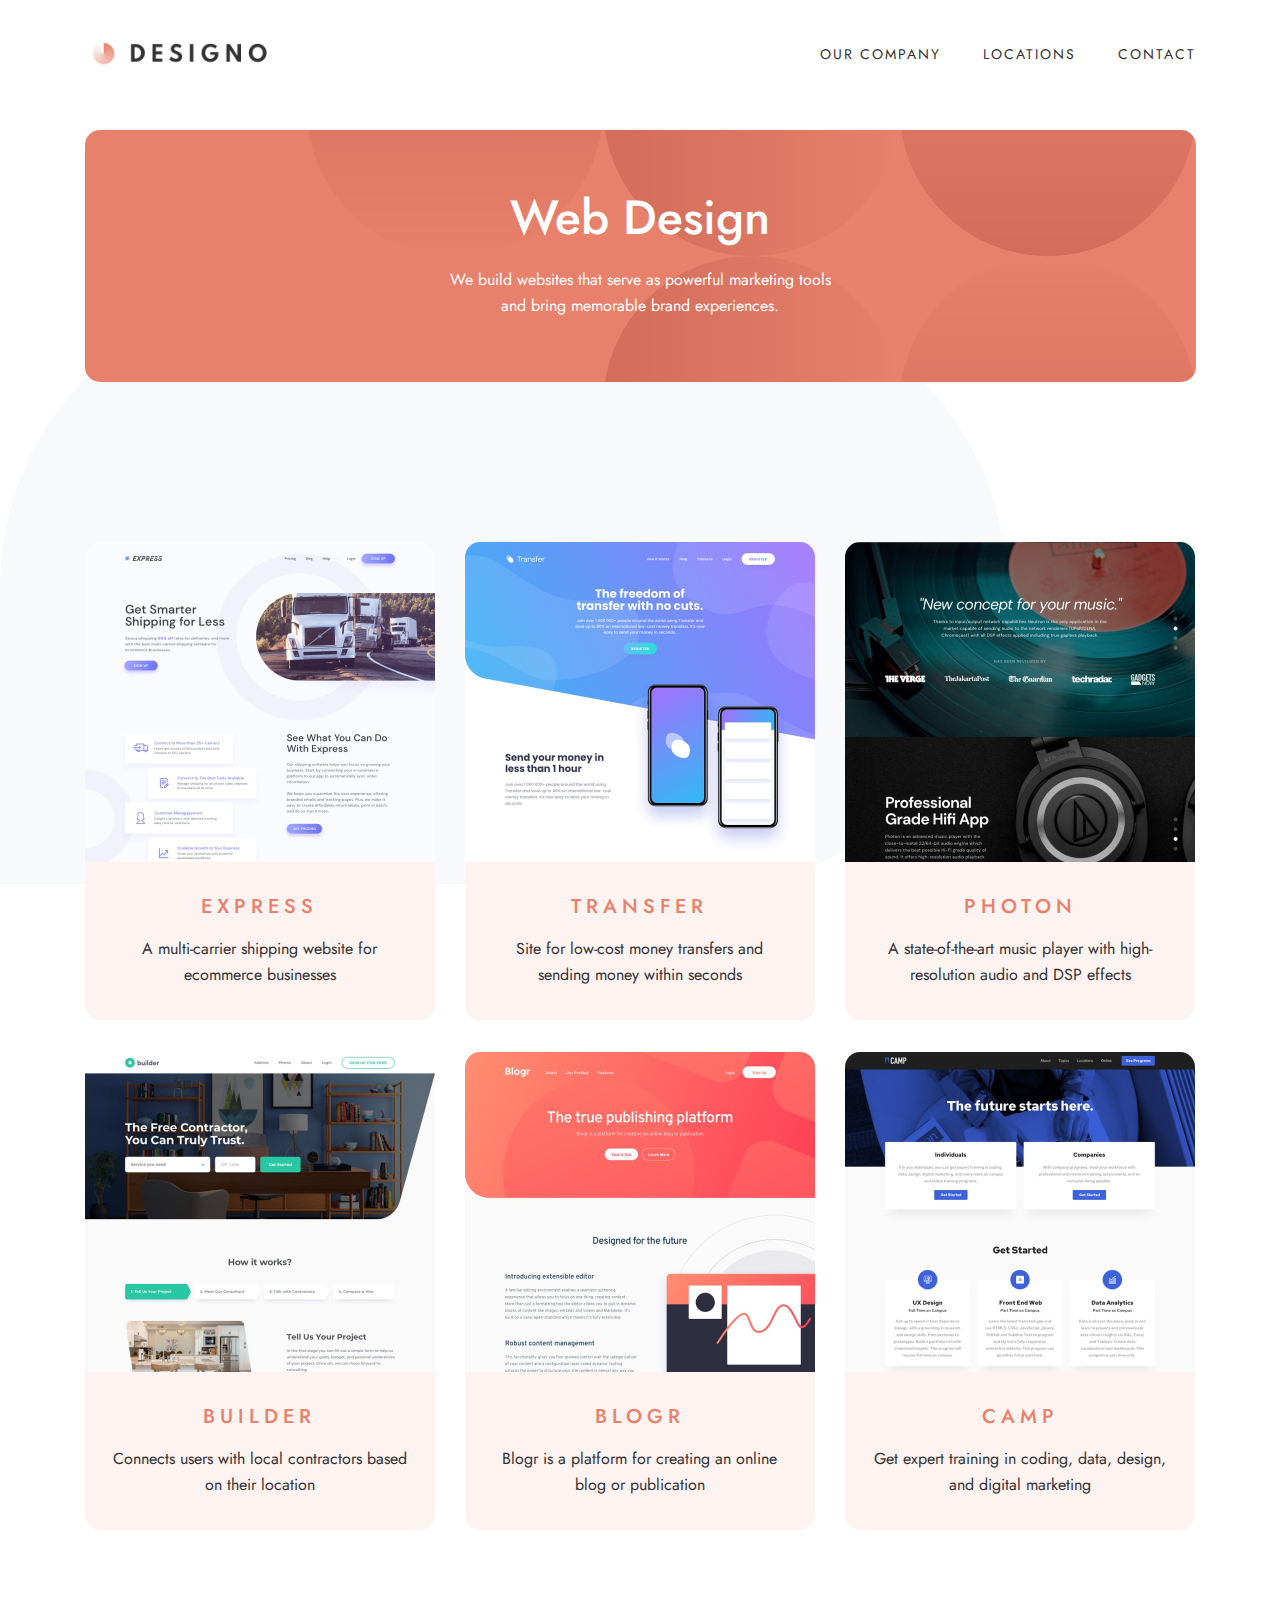
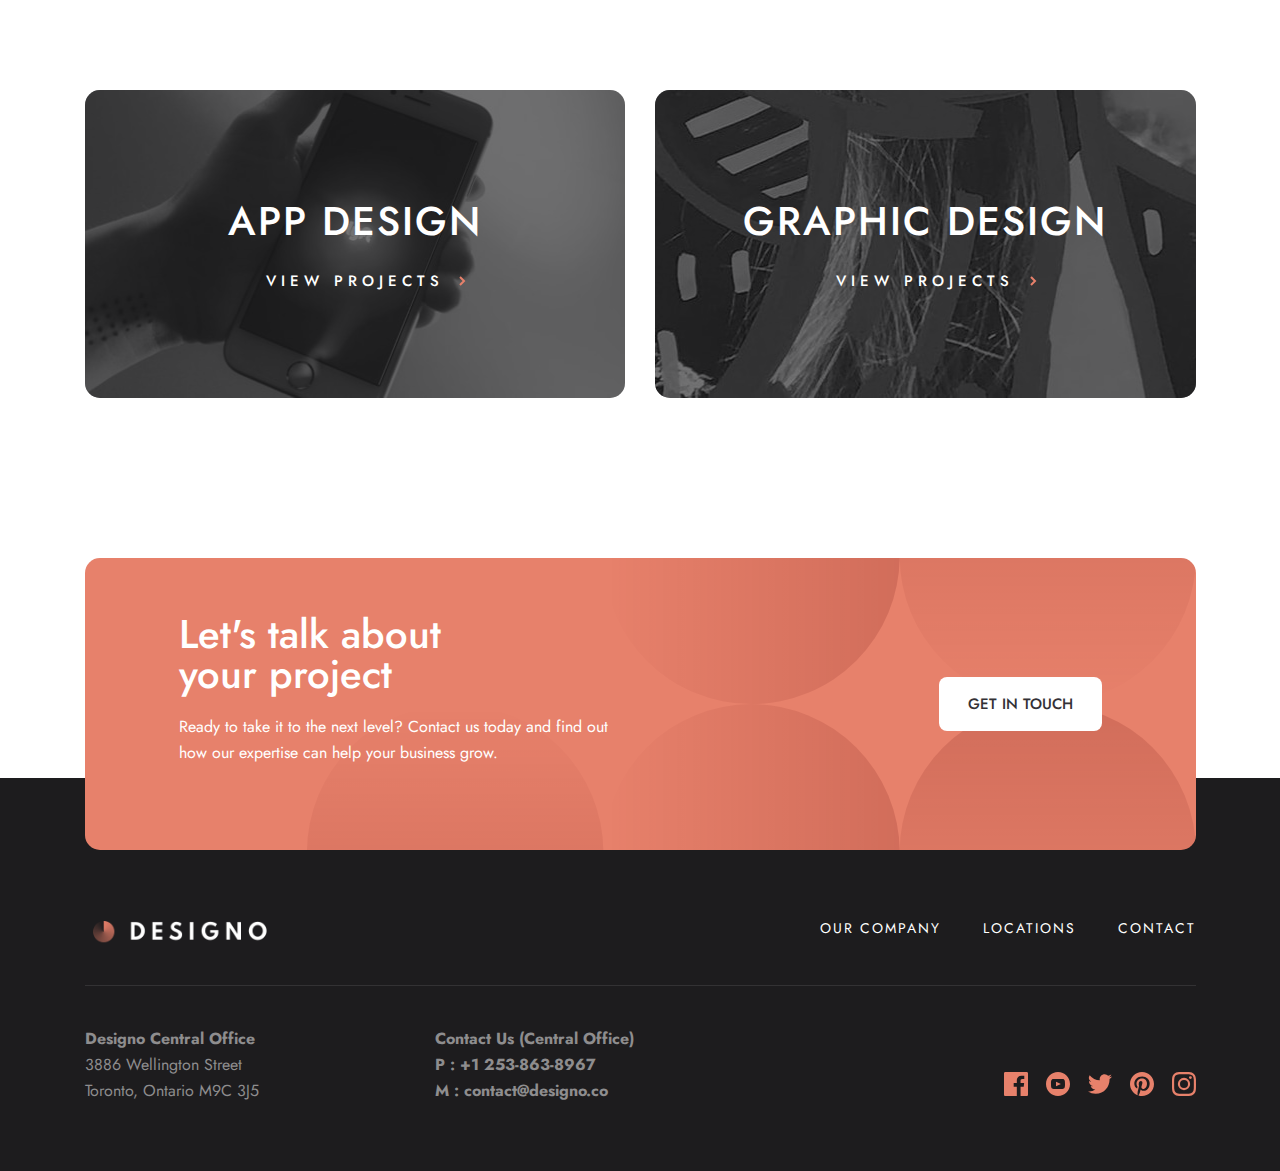
<file: web_design.html>
<!DOCTYPE html>
<html lang="en">
    <head>
        <meta charset="UTF-8">
        <meta name="viewport" content="width=device-width, initial-scale=1.0">
        <link rel="icon" type="image/png" sizes="32x32" href="./images/favicon-32x32.png">
        <link rel="stylesheet" href="./css/main.min.css">
        <script src="./js/index.js"></script>
        <title>Designo Agency</title>
    </head>
    <body id="web_design_page">
        <nav>
            <div class="container">
                <a href="/index.html" class="logo"></a>
                <ul>
                    <li><a href="about.html">Our Company</a></li>
                    <li><a href="locations.html">Locations</a></li>
                    <li><a href="contact.html">Contact</a></li>
                </ul>
                <button type="button" class="menu"></button>
            </div>
        </nav>

        <div id="hero_head">
            <div class="container">
                <h1>Web Design</h1>
                <p>We build websites that serve as powerful marketing tools and bring memorable brand experiences.</p>
            </div>
        </div>

        <div id="projects">
            <div class="container">
                <div class="project">
                    <img src="./images/web_design/image-express.jpg" alt="landing page of express website">
                    <div>
                        <h2>Express</h2>
                        <p>A multi-carrier shipping website for ecommerce businesses</p>
                    </div>
                </div>
                <div class="project">
                    <img src="./images/web_design/image-transfer.jpg" alt="landing page of transfer website">
                    <div>
                        <h2>Transfer</h2>
                        <p>Site for low-cost money transfers and sending money within seconds</p>
                    </div>
                </div>
                <div class="project">
                    <img src="./images/web_design/image-photon.jpg" alt="landing page of proton website">
                    <div>
                        <h2>Photon</h2>
                        <p>A state-of-the-art music player with high-resolution audio and DSP effects</p>
                    </div>
                </div>
                <div class="project">
                    <img src="./images/web_design/image-builder.jpg" alt="landing page of builder website">
                    <div>
                        <h2>Builder</h2>
                        <p>Connects users with local contractors based on their location</p>
                    </div>
                </div>
                <div class="project">
                    <img src="./images/web_design/image-blogr.jpg" alt="landing page of blogr website">
                    <div>
                        <h2>Blogr</h2>
                        <p>Blogr is a platform for creating an online blog or publication</p>
                    </div>
                </div>
                <div class="project">
                    <img src="./images/web_design/image-camp.jpg" alt="landing page of camp website">
                    <div>
                        <h2>Camp</h2>
                        <p>Get expert training in coding, data, design, and digital marketing</p>
                    </div>
                </div>
            </div>
        </div>

        <section id="services">
            <div class="container">
                <a href="/app_design.html" class="app_design">
                    <h2>App Design</h2>
                    <button type="button">View Projects</button>
                </a>
                <a href="/graphic_design.html" class="graphic_design">
                    <h2>Graphic Design</h2>
                    <button type="button">View Projects </button>
                </a>
            </div>
        </section>

        <footer>
            <div class="container">
                <div class="talk">
                    <h3>Let's talk about your project</h3>
                    <p>Ready to take it to the next level? Contact us today and find out how our expertise can help your business grow.</p>
                    <a href="contact.html" class="btn_primary">Get in touch</a>
                </div>
    
                <div class="head">
                    <div class="logo"></div>
                    <ul>
                        <li><a href="about.html">Our Company</a></li>
                        <li><a href="locations.html">Locations</a></li>
                        <li><a href="contact.html">Contact</a></li>
                    </ul>
                </div>

                <div class="foot">
                    <div class="address">
                        <p>Designo Central Office</p>
                        <p>3886 Wellington Street</p>
                        <p>Toronto, Ontario M9C 3J5</p>
                    </div>
        
                    <div class="contact">
                        <p>Contact Us (Central Office)</p>
                        <p>P : +1 253-863-8967</p>
                        <p>M : contact@designo.co</p>
                    </div>
        
                    <ul>
                        <li>
                            <a href="https://www.facebook.com">
                                <img src="./images/global/icon-facebook.svg" alt="facebook icon">
                            </a>
                        </li>
                        <li>
                            <a href="https://www.youtube.com">
                                <img src="./images/global/icon-youtube.svg" alt="youtube icon">
                            </a>
                        </li>
                        <li>
                            <a href="https://www.twitter.com">
                                <img src="./images/global/icon-twitter.svg" alt="twitter icon">
                            </a>
                        </li>
                        <li>
                            <a href="https://www.pinterest.com">
                                <img src="./images/global/icon-pinterest.svg" alt="pinterest icon">
                            </a>
                        </li>
                        <li>
                            <a href="https://www.instagram.com">
                                <img src="./images/global/icon-instagram.svg" alt="instagram icon">
                            </a>
                        </li>
                    </ul>
                </div>
            </div>
        </footer>

        <div class="overlay"></div>
        <div class="bg_leaf_1"></div>
    </body>
</html>
</file>
<file: css/main.min.css>
@import"https://fonts.googleapis.com/css2?family=Jost:wght@400;500;700&display=swap";*,*::before,*::after{box-sizing:inherit;margin:0;padding:0}img,a,div{-webkit-tap-highlight-color:rgba(0,0,0,0);-webkit-tap-highlight-color:rgba(0,0,0,0)}a{color:#1d1c1e;display:inline-block;text-decoration:none}html{box-sizing:border-box;font-size:62.5%;scroll-behavior:smooth}body{color:#1d1c1e;font-family:"Jost",sans-serif;font-weight:400;line-height:1.6;padding-top:13rem;position:relative;overflow-x:hidden}@media only screen and (max-width: 700px){body{padding-top:9.6rem}}body .bg_leaf_1,body .bg_leaf_2{background:url("../images/global/bg-pattern-leaf.svg") no-repeat center/contain;height:59.4rem;position:absolute;width:100.6rem;z-index:-10}@media only screen and (max-width: 1000px){body .bg_leaf_1,body .bg_leaf_2{display:none}}body .bg_leaf_1{left:0;top:47.5rem}body .bg_leaf_2{bottom:46.5rem;right:0;transform:rotate(180deg)}.container{margin:0 auto;max-width:1111px;width:90%}.overlay{display:none}@media only screen and (max-width: 700px){.overlay.active{background:rgba(0,0,0,.5);display:block;height:100%;position:fixed;right:0;top:0;width:100%;z-index:1000}}.btn_primary{background:#fff;border-radius:.8rem;border:none;color:#333136;font:500 1.5rem "Jost",sans-serif;outline:none;padding:1.6rem 2.9rem;text-transform:uppercase;transition:.1s all}.btn_primary:hover{background:#ffad9b;color:#fff}nav{background:#fff;position:fixed;top:0;width:100%;z-index:10000}nav .container{align-items:center;display:flex;height:11rem;justify-content:space-between;position:relative}@media only screen and (max-width: 700px){nav .container{height:9.6rem}}nav .container .logo{background:rgba(0,0,0,0) url("../../images/global/logo-dark.png") no-repeat center/contain;height:2.4rem;width:19.6rem}nav .container ul{display:flex;gap:4.2rem;list-style:none}@media only screen and (max-width: 700px){nav .container ul{display:none}nav .container ul.active{background:#1d1c1e;display:flex;flex-direction:column;gap:3.6rem;left:0;padding:5.1rem 2.4rem;position:fixed;top:9.6rem;width:100%}nav .container ul.active a{color:#fff;font:400 2.4rem/2.5rem "Jost",sans-serif}nav .container ul.active a:hover{border-bottom:.1rem solid #fff}}nav .container ul li a{color:#333136;font:400 1.4rem/1.4rem "Jost",sans-serif;letter-spacing:.2rem;text-transform:uppercase}nav .container ul li a:hover{border-bottom:.1rem solid #333136}nav .container .menu{display:none}@media only screen and (max-width: 700px){nav .container .menu{background:rgba(0,0,0,0) url("../../images/global/icon-hamburger.svg") no-repeat center/contain;border:none;cursor:pointer;display:block;height:2rem;outline:none;width:2.4rem}nav .container .menu.active{background-image:url("../../images/global/icon-close.svg")}}footer{background:#1d1c1e;height:39.3rem;margin-top:38.5rem}@media only screen and (max-width: 1000px){footer{margin-top:31.1rem}}@media only screen and (max-width: 700px){footer{height:81.5rem}}footer .container{padding-top:14.3rem;position:relative}@media only screen and (max-width: 700px){footer .container{padding-top:25.2rem}}footer .container .talk{background:#e7816b url("../images/global/bg-pattern-call-to-action-desktop.svg") no-repeat right/cover;background-size:80%;border-radius:1.5rem;display:grid;grid-template-columns:repeat(2, 1fr);grid-template-rows:repeat(2, 1fr);height:29.2rem;padding:0 9.4rem;position:absolute;row-gap:2rem;top:-22rem;width:100%}@media only screen and (max-width: 1000px){footer .container .talk{align-items:center;background:#e7816b url("../images/global/bg-pattern-call-to-action-desktop.svg") no-repeat right/cover;background-position-x:25%;background-size:130%;display:flex;flex-direction:column;height:35rem;justify-content:center;text-align:center;top:-26.5rem}}@media only screen and (max-width: 700px){footer .container .talk{background:#e7816b url("../images/global/bg-pattern-call-to-action-desktop.svg") no-repeat right/cover;background-position-x:43%;background-size:250%;height:38rem;padding:0 2.2rem;top:-19rem}}footer .container .talk h3{align-self:flex-end;color:#fff;font:500 4rem/4rem "Jost",sans-serif;grid-column:1/2;grid-row:1/2;max-width:27rem}@media only screen and (max-width: 1000px){footer .container .talk h3{align-self:initial;grid-column:initial;grid-row:initial}}@media only screen and (max-width: 700px){footer .container .talk h3{font:500 3.2rem/3.6rem "Jost",sans-serif}}footer .container .talk p{align-self:flex-start;color:#fff;font:400 1.6rem/2.6rem "Jost",sans-serif;grid-column:1/2;grid-row:2/3;max-width:45rem}@media only screen and (max-width: 1000px){footer .container .talk p{grid-column:initial;grid-row:initial;margin:0 auto;max-width:50rem}}@media only screen and (max-width: 700px){footer .container .talk p{font:400 1.5rem/2.5rem "Jost",sans-serif}}footer .container .talk a{align-self:center;grid-column:2/3;grid-row:1/3;justify-self:flex-end}@media only screen and (max-width: 1000px){footer .container .talk a{grid-column:initial;grid-row:initial;margin-top:1.2rem}}footer .container .head{border-bottom:1px solid #333234;display:flex;justify-content:space-between;padding-bottom:4rem}@media only screen and (max-width: 700px){footer .container .head{align-items:center;border-bottom:none;flex-direction:column}}footer .container .head .logo{background:rgba(0,0,0,0) url("../../images/global/logo-light.png") no-repeat center/contain;height:2.4rem;width:19.6rem}@media only screen and (max-width: 700px){footer .container .head .logo{margin-bottom:3rem}}footer .container .head ul{display:flex;gap:4.2rem;list-style-type:none}@media only screen and (max-width: 700px){footer .container .head ul{border-top:1px solid #333234;flex-direction:column;gap:3rem;padding-top:3.2rem;text-align:center;width:100%}}footer .container .head ul li a{color:#fff;font:400 1.4rem/1.4rem "Jost",sans-serif;letter-spacing:.2rem;text-transform:uppercase}footer .container .head ul li a:hover{border-bottom:.1rem solid #fff}footer .container .foot{color:#8e8d8e;display:flex;font:400 1.6rem/2.6rem "Jost",sans-serif;margin-top:4rem}@media only screen and (max-width: 700px){footer .container .foot{align-items:center;flex-direction:column;gap:4.4rem;margin-top:0}}footer .container .foot .address{flex:1;max-width:35rem}footer .container .foot .address>p:first-child{font-weight:700}@media only screen and (max-width: 700px){footer .container .foot .address{text-align:center}}footer .container .foot .contact{flex:1;font-weight:700;max-width:35rem}@media only screen and (max-width: 700px){footer .container .foot .contact{text-align:center}}footer .container .foot ul{align-self:flex-end;display:flex;gap:1.8rem;list-style-type:none;margin-left:auto}@media only screen and (max-width: 700px){footer .container .foot ul{align-self:center;margin-left:initial}}footer .container .foot ul li a{height:2.4rem;width:2.4rem}footer .container .foot ul li a:hover{filter:brightness(150%)}footer .container .foot ul li a img{height:100%;object-fit:contain;width:100%}#hero_head .container{align-items:center;background:#e7816b url("../../images/global/bg-pattern-intro-web.svg") no-repeat right/cover;background-size:80%;border-radius:1.5rem;color:#fff;display:flex;flex-direction:column;height:25.2rem;justify-content:center;text-align:center}@media only screen and (max-width: 1000px){#hero_head .container{background-size:120%;background-position-x:-1%}}@media only screen and (max-width: 700px){#hero_head .container{background-position-x:98%;background-position-y:110%;background-size:250%;border-radius:0;height:32rem;width:100%}}#hero_head .container h1{font:500 4.8rem/4.8rem "Jost",sans-serif;margin-bottom:2.5rem}@media only screen and (max-width: 700px){#hero_head .container h1{font:500 3.2rem/3.6rem "Jost",sans-serif}}#hero_head .container p{font:400 1.6rem/2.6rem "Jost",sans-serif;max-width:40rem;width:95%}@media only screen and (max-width: 700px){#hero_head .container p{font:400 1.5rem/2.5rem "Jost",sans-serif}}#projects .container{column-gap:3rem;display:grid;flex-wrap:wrap;grid-template-columns:repeat(auto-fit, minmax(35rem, 1fr));justify-items:center;margin-top:16rem;row-gap:3.2rem}@media only screen and (max-width: 1000px){#projects .container{grid-template-columns:initial;margin-top:12rem}}@media only screen and (max-width: 700px){#projects .container{margin-top:9.6rem}}#projects .container .project{background:#fdf3f0;border-radius:1.5rem;cursor:pointer;height:47.8rem;overflow:hidden;text-align:center;width:35rem}#projects .container .project:hover{background:#e7816b}#projects .container .project:hover h2,#projects .container .project:hover p{color:#fff}@media only screen and (max-width: 1000px){#projects .container .project{align-items:center;display:flex;height:31rem;width:100%}}@media only screen and (max-width: 700px){#projects .container .project{display:initial;height:47.8rem}}#projects .container .project img{object-fit:contain;width:100%}@media only screen and (max-width: 1000px){#projects .container .project img{height:100%;width:34rem}}@media only screen and (max-width: 700px){#projects .container .project img{height:32rem;object-fit:cover;width:100%}}#projects .container .project h2{color:#e7816b;font:500 2rem/2.6rem "Jost",sans-serif;letter-spacing:.5rem;margin-top:2.7rem;text-transform:uppercase}@media only screen and (max-width: 700px){#projects .container .project h2{margin-top:2.9rem}}#projects .container .project p{color:#333136;font:400 1.6rem/2.6rem "Jost",sans-serif;margin:1.6rem 2.5rem 0 2.5rem}#services .container{display:flex;gap:3rem;margin-top:16rem}@media only screen and (max-width: 1000px){#services .container{flex-direction:column;gap:2.4rem;margin-top:12rem}}@media only screen and (max-width: 700px){#services .container{margin-top:9.6rem}}#services .container>a{align-items:center;border-radius:1.5rem;display:flex;flex-direction:column;flex:1;gap:2.5rem;height:30.8rem;justify-content:center;overflow:hidden;position:relative}@media only screen and (max-width: 1000px){#services .container>a{flex:initial;height:20rem}}@media only screen and (max-width: 700px){#services .container>a{gap:1.3rem}}#services .container>a::before{background:rgba(29,28,30,.6);content:"";height:100%;left:0;position:absolute;top:0;width:100%;z-index:1}#services .container>a:hover{cursor:pointer}#services .container>a:hover::before{background:rgba(231,129,107,.7)}#services .container>a.app_design{background:url("../../images/index/app-design-desktop.jpg") no-repeat center/cover}@media only screen and (max-width: 1000px){#services .container>a.app_design{background-image:url("../../images/index/app-design-tablet.jpg")}}@media only screen and (max-width: 700px){#services .container>a.app_design{background-image:url("../../images/index/app-design-mobile.jpg")}}#services .container>a.graphic_design{background:url("../../images/index/graphic-design-desktop.jpg") no-repeat center/cover}@media only screen and (max-width: 1000px){#services .container>a.graphic_design{background-image:url("../../images/index/graphic-design-tablet.jpg")}}@media only screen and (max-width: 700px){#services .container>a.graphic_design{background-image:url("../../images/index/graphic-design-mobile.jpg")}}#services .container>a.web_design{background:url("../../images/index/web-design-desktop.jpg") no-repeat center/cover}@media only screen and (max-width: 1000px){#services .container>a.web_design{background-image:url("../../images/index/web-design-tablet.jpg")}}@media only screen and (max-width: 700px){#services .container>a.web_design{background-image:url("../../images/index/web-design-mobile.jpg")}}#services .container>a h2{color:#fff;font:500 4rem/4.8rem "Jost",sans-serif;letter-spacing:.2rem;text-transform:uppercase;z-index:2}@media only screen and (max-width: 700px){#services .container>a h2{font:500 2.8rem/3.6rem "Jost",sans-serif;letter-spacing:.14rem}}#services .container>a button{background:none;border:none;color:#fff;font:500 1.5rem "Jost",sans-serif;letter-spacing:.5rem;outline:none;position:relative;text-transform:uppercase;z-index:2}#services .container>a button::before{background:url("../../images/global/icon-right-arrow.svg") no-repeat center/contain;content:"";height:10px;position:absolute;right:-2.4rem;top:50%;transform:translateY(-50%);width:10px}#countries .container{display:flex;flex-wrap:wrap;gap:1rem;justify-content:space-between;margin-top:16rem}@media only screen and (max-width: 1000px){#countries .container{align-items:center;flex-direction:column;gap:8rem;margin-top:12rem}}@media only screen and (max-width: 1000px){#countries .container{gap:4.8rem}}#countries .container>div{flex:1;max-width:35rem;text-align:center}#countries .container>div:nth-child(2) .illustration_container{transform:rotate(270deg)}#countries .container>div:nth-child(2) .illustration_container img{transform:rotate(90deg)}#countries .container>div:nth-child(3) .illustration_container{transform:rotate(180deg)}#countries .container>div:nth-child(3) .illustration_container img{transform:rotate(180deg)}#countries .container>div .illustration_container{background:url("../../images/index/bg-pattern-hero-home.svg") no-repeat center/contain;height:20.2rem;margin:0 auto 5rem auto;width:20.2rem}#countries .container>div .illustration_container img{height:100%;object-fit:contain;width:100%}#countries .container>div h3{align-self:flex-end;color:#333136;font:500 2rem/2.6rem "Jost",sans-serif;letter-spacing:.5rem;margin-bottom:3.2rem;text-transform:uppercase}#countries .container>div p{color:#333136;font:400 1.6rem/2.6rem "Jost",sans-serif}#countries .container>div a{background:#e7816b;color:#fff}#countries .container>div a:hover{background:#ffad9b}#home_page #hero .container{align-items:center;background:#e7816b url("../../images/index/bg-pattern-hero-home.svg") no-repeat right;border-radius:1.5rem;display:flex;height:64rem;justify-content:space-between;overflow:hidden;padding:9rem;position:relative}@media only screen and (max-width: 1000px){#home_page #hero .container{align-items:flex-start;background-position:16rem 50%;height:84.3rem;justify-content:center;padding-top:6rem}}@media only screen and (max-width: 700px){#home_page #hero .container{background-position:0 50%;border-radius:0rem;height:86rem;padding:8.4rem 1rem;width:100%}}#home_page #hero .container .hero_info{padding-left:.5rem;position:relative;z-index:10}@media only screen and (max-width: 1000px){#home_page #hero .container .hero_info{text-align:center}}#home_page #hero .container .hero_info h1{color:#fff;font:500 4.8rem/4.8rem "Jost",sans-serif;margin:0 auto 3.1rem auto;max-width:54rem;width:100%}@media only screen and (max-width: 700px){#home_page #hero .container .hero_info h1{font:500 3.2rem/3.6rem "Jost",sans-serif;margin:0 auto 2.7rem auto}}#home_page #hero .container .hero_info p{color:#fff;font:400 1.6rem/2.6rem "Jost",sans-serif;margin-bottom:3.7rem;max-width:45rem;width:100%}@media only screen and (max-width: 1000px){#home_page #hero .container .hero_info p{margin:0 auto 2rem auto}}@media only screen and (max-width: 700px){#home_page #hero .container .hero_info p{font:400 1.5rem/2.5rem "Jost",sans-serif}}#home_page #hero .container img{bottom:-24rem;height:90rem;object-fit:contain;position:absolute;right:-13rem;width:73rem}@media only screen and (max-width: 1000px){#home_page #hero .container img{left:50%;transform:translate(-50%, 11rem)}}#home_page #all_services .container{column-gap:3rem;display:grid;grid-template-columns:repeat(2, 1fr);grid-template-rows:repeat(2, 1fr);height:64rem;margin-top:16rem;row-gap:2.4rem}@media only screen and (max-width: 1000px){#home_page #all_services .container{grid-template-columns:1fr;grid-template-rows:repeat(3, 1fr);margin-top:12rem}}@media only screen and (max-width: 700px){#home_page #all_services .container{height:80rem}}#home_page #all_services .container>a{align-items:center;border-radius:1.5rem;display:flex;flex-direction:column;gap:2.5rem;justify-content:center;overflow:hidden;position:relative}@media only screen and (max-width: 700px){#home_page #all_services .container>a{gap:1.3rem}}#home_page #all_services .container>a::before{background:rgba(29,28,30,.6);content:"";height:100%;left:0;position:absolute;top:0;width:100%;z-index:1}#home_page #all_services .container>a:hover{cursor:pointer}#home_page #all_services .container>a:hover::before{background:rgba(231,129,107,.7)}#home_page #all_services .container>a.web_design{background:url("../../images/index/web-design-desktop.jpg") no-repeat center/cover;grid-row:1/3}@media only screen and (max-width: 1000px){#home_page #all_services .container>a.web_design{grid-row:initial;background-image:url("../../images/index/web-design-tablet.jpg")}}@media only screen and (max-width: 700px){#home_page #all_services .container>a.web_design{background-image:url("../../images/index/web-design-mobile.jpg")}}#home_page #all_services .container>a.app_design{background:url("../../images/index/app-design-desktop.jpg") no-repeat center/cover}@media only screen and (max-width: 1000px){#home_page #all_services .container>a.app_design{background-image:url("../../images/index/app-design-tablet.jpg")}}@media only screen and (max-width: 700px){#home_page #all_services .container>a.app_design{background-image:url("../../images/index/app-design-mobile.jpg")}}#home_page #all_services .container>a.graphic_design{background:url("../../images/index/graphic-design-desktop.jpg") no-repeat center/cover}@media only screen and (max-width: 1000px){#home_page #all_services .container>a.graphic_design{background-image:url("../../images/index/graphic-design-tablet.jpg")}}@media only screen and (max-width: 700px){#home_page #all_services .container>a.graphic_design{background-image:url("../../images/index/graphic-design-mobile.jpg")}}#home_page #all_services .container>a h2{color:#fff;font:500 4rem/4.8rem "Jost",sans-serif;letter-spacing:.2rem;text-transform:uppercase;z-index:2}@media only screen and (max-width: 700px){#home_page #all_services .container>a h2{font:500 2.8rem/3.6rem "Jost",sans-serif;letter-spacing:.14rem}}#home_page #all_services .container>a button{background:none;border:none;color:#fff;font:500 1.5rem "Jost",sans-serif;letter-spacing:.5rem;outline:none;position:relative;text-transform:uppercase;z-index:2}#home_page #all_services .container>a button::before{background:url("../../images/global/icon-right-arrow.svg") no-repeat center/contain;content:"";height:10px;position:absolute;right:-2.4rem;top:50%;transform:translateY(-50%);width:10px}#home_page #infos .container{display:flex;flex-wrap:wrap;gap:1rem;justify-content:space-between;margin-top:16rem}@media only screen and (max-width: 1000px){#home_page #infos .container{flex-direction:column;margin-top:9rem}}@media only screen and (max-width: 700px){#home_page #infos .container{gap:7.5rem;margin-top:12rem}}#home_page #infos .container>div{flex:1;max-width:35rem;text-align:center}@media only screen and (max-width: 1000px){#home_page #infos .container>div{column-gap:4.8rem;display:grid;grid-template-columns:20rem 1fr;grid-template-rows:6.6rem 1fr;max-width:initial;row-gap:1.3rem;text-align:start;width:100%}}@media only screen and (max-width: 700px){#home_page #infos .container>div{grid:initial;row-gap:initial;text-align:center}}#home_page #infos .container>div:nth-child(1) .illustration_container{transform:rotate(270deg)}#home_page #infos .container>div:nth-child(1) .illustration_container img{transform:rotate(90deg)}#home_page #infos .container>div:nth-child(2) .illustration_container{transform:rotate(180deg)}#home_page #infos .container>div:nth-child(2) .illustration_container img{transform:rotate(180deg)}#home_page #infos .container>div .illustration_container{background:url("../../images/index/bg-pattern-hero-home.svg") no-repeat center/contain;height:20.2rem;margin:0 auto 4.6rem auto;width:20.2rem}@media only screen and (max-width: 1000px){#home_page #infos .container>div .illustration_container{grid-column:1/2;grid-row:1/3}}@media only screen and (max-width: 700px){#home_page #infos .container>div .illustration_container{grid-column:initial;grid-row:initial}}#home_page #infos .container>div .illustration_container img{height:100%;object-fit:contain;width:100%}#home_page #infos .container>div h2{align-self:flex-end;color:#333136;font:500 2rem/2.6rem "Jost",sans-serif;letter-spacing:.5rem;margin-bottom:3.2rem;text-transform:uppercase}@media only screen and (max-width: 1000px){#home_page #infos .container>div h2{grid-column:2/3;grid-row:1/2;margin-bottom:0}}@media only screen and (max-width: 700px){#home_page #infos .container>div h2{grid-column:initial;grid-row:initial;margin-bottom:3rem}}#home_page #infos .container>div p{color:#333136;font:400 1.6rem/2.6rem "Jost",sans-serif}@media only screen and (max-width: 1000px){#home_page #infos .container>div p{grid-column:2/3;grid-row:2/3}}@media only screen and (max-width: 700px){#home_page #infos .container>div p{grid-column:initial;grid-row:initial}}#web_design_page footer{margin-top:38rem}@media only screen and (max-width: 1000px){#web_design_page footer{margin-top:38.5rem}}@media only screen and (max-width: 700px){#web_design_page footer{margin-top:28.6rem}}#web_design_page .bg_leaf_1{top:29rem}#about_page #about_us .container{border-radius:1.5rem;display:flex;height:48rem;overflow:hidden}@media only screen and (max-width: 1000px){#about_page #about_us .container{flex-direction:column-reverse;height:63.2rem}}@media only screen and (max-width: 700px){#about_page #about_us .container{border-radius:0;height:71.5rem;width:100%}}#about_page #about_us .container .info{background:#e7816b url("../../images/about/bg-pattern-hero-about-desktop.svg") no-repeat left/cover;background-position-y:100%;color:#fff;display:flex;flex-direction:column;flex:1;gap:3.4rem;height:48rem;justify-content:center;padding:0 7rem 0 9.5rem}@media only screen and (max-width: 1000px){#about_page #about_us .container .info{background-position:130% 120%;background-size:120%;gap:2.6rem;padding:0 5rem;text-align:center}}@media only screen and (max-width: 700px){#about_page #about_us .container .info{background-image:url("../../images/about/bg-pattern-hero-about-mobile.svg");background-position:96% 25%;background-size:260%;justify-content:initial;padding:0 2rem}}#about_page #about_us .container .info h1{font:500 4.8rem/4.8rem "Jost",sans-serif}@media only screen and (max-width: 700px){#about_page #about_us .container .info h1{font:500 3.2rem/3.6rem "Jost",sans-serif;margin-top:8.5rem}}#about_page #about_us .container .info p{font:400 1.6rem/2.6rem "Jost",sans-serif}@media only screen and (max-width: 700px){#about_page #about_us .container .info p{font:400 1.5rem/2.5rem "Jost",sans-serif}}#about_page #about_us .container .hero_img{background:url("../../images/about/image-about-hero-desktop.jpg") no-repeat center/cover;height:100%;width:47.6rem}@media only screen and (max-width: 1000px){#about_page #about_us .container .hero_img{background-image:url("../../images/about/image-about-hero-tablet.jpg");height:32rem;width:100%}}#about_page #world_class_talent .container{background:#fdf3f0;border-radius:1.5rem;display:flex;height:64rem;margin-top:17rem;overflow:hidden}@media only screen and (max-width: 1000px){#about_page #world_class_talent .container{flex-direction:column;height:73.6rem;margin-top:12rem}}@media only screen and (max-width: 700px){#about_page #world_class_talent .container{border-radius:0;height:86.5rem;margin-top:0;width:100%}}#about_page #world_class_talent .container .talent_img{background:url("../../images/about/image-world-class-talent-desktop.jpg") no-repeat center/cover;width:47.6rem}@media only screen and (max-width: 1000px){#about_page #world_class_talent .container .talent_img{background-image:url("../../images/about/image-world-class-talent-tablet.jpg");height:32rem;width:100%}}@media only screen and (max-width: 700px){#about_page #world_class_talent .container .talent_img{background-image:url("../../images/about/image-world-class-talent-mobile.jpg");height:32rem}}#about_page #world_class_talent .container .info{background:url("../../images/about/bg-pattern-talent.svg") no-repeat bottom left/cover;background-position-x:-15rem;background-size:95%;display:flex;flex-direction:column;flex:1;justify-content:center;padding:0 3rem 0 9.3rem}@media only screen and (max-width: 1000px){#about_page #world_class_talent .container .info{background-position-x:100%;background-position-y:105%;padding:0 2rem;text-align:center}}@media only screen and (max-width: 700px){#about_page #world_class_talent .container .info{background-size:150%;background-position-x:-7%;background-position-y:101%}}#about_page #world_class_talent .container .info h2{color:#e7816b;font:500 4rem/4.8rem "Jost",sans-serif;margin-bottom:2.2rem}@media only screen and (max-width: 1000px){#about_page #world_class_talent .container .info h2{margin-bottom:2.3rem}}@media only screen and (max-width: 700px){#about_page #world_class_talent .container .info h2{font:500 3.2rem/3.6rem "Jost",sans-serif}}#about_page #world_class_talent .container .info p{color:#333136;font:400 1.6rem/2.6rem "Jost",sans-serif;max-width:44.5rem}#about_page #world_class_talent .container .info p:not(:last-child){margin-bottom:2.5rem}@media only screen and (max-width: 1000px){#about_page #world_class_talent .container .info p{max-width:100%}}@media only screen and (max-width: 700px){#about_page #world_class_talent .container .info p{font:400 1.5rem/2.5rem "Jost",sans-serif}}#about_page #real_deal .container{background:#fdf3f0;border-radius:1.5rem;display:flex;height:64rem;margin-top:16rem;overflow:hidden}@media only screen and (max-width: 1000px){#about_page #real_deal .container{flex-direction:column-reverse;height:73.6rem;margin-top:12rem}}@media only screen and (max-width: 700px){#about_page #real_deal .container{border-radius:0;height:86.5rem;width:100%}}#about_page #real_deal .container .real_deal_img{background:url("../../images/about/image-real-deal-desktop.jpg") no-repeat center/cover;width:47.6rem}@media only screen and (max-width: 1000px){#about_page #real_deal .container .real_deal_img{background-image:url("../../images/about/image-real-deal-tablet.jpg");height:32rem;width:100%}}@media only screen and (max-width: 700px){#about_page #real_deal .container .real_deal_img{background-image:url("../../images/about/image-real-deal-mobile.jpg");height:32rem}}#about_page #real_deal .container .info{background:url("../../images/about/bg-pattern-talent.svg") no-repeat bottom left/cover;background-position-x:3rem;background-size:95%;display:flex;flex-direction:column;flex:1;justify-content:center;padding:0 3rem 0 9.5rem}@media only screen and (max-width: 1000px){#about_page #real_deal .container .info{display:initial;background-position-x:100%;background-position-y:105%;padding:0 5rem;text-align:center}}@media only screen and (max-width: 700px){#about_page #real_deal .container .info{background-size:150%;background-position-x:-7%;background-position-y:101%;padding:0 3rem}}#about_page #real_deal .container .info h2{color:#e7816b;font:500 4rem/4.8rem "Jost",sans-serif;margin-bottom:2.2rem}@media only screen and (max-width: 1000px){#about_page #real_deal .container .info h2{margin:6.3rem 0 2.3rem 0}}@media only screen and (max-width: 700px){#about_page #real_deal .container .info h2{font:500 3.2rem/3.6rem "Jost",sans-serif;margin-top:7.8rem}}#about_page #real_deal .container .info p{color:#333136;font:400 1.6rem/2.6rem "Jost",sans-serif;max-width:44.6rem}#about_page #real_deal .container .info p:not(:last-child){margin-bottom:2.5rem}@media only screen and (max-width: 1000px){#about_page #real_deal .container .info p{max-width:100%}}@media only screen and (max-width: 700px){#about_page #real_deal .container .info p{font:400 1.5rem/2.5rem "Jost",sans-serif}}#about_page .bg_leaf_2{bottom:116.5rem}#contact_page #contact_header .container{align-items:center;background:#e7816b url("../../images/contact/bg-pattern-hero-desktop.svg") no-repeat bottom left;border-radius:1.5rem;display:flex;height:48rem}@media only screen and (max-width: 1000px){#contact_page #contact_header .container{background-position:-12.5rem -8.5rem;flex-direction:column;height:71.1rem;padding:7.3rem 5.8rem}}@media only screen and (max-width: 700px){#contact_page #contact_header .container{background:#e7816b url("../../images/contact/bg-pattern-hero-contact-mobile.svg") no-repeat -103px 0px;border-radius:0;height:76.4rem;padding:7.3rem 2.5rem;text-align:center;width:100%}}#contact_page #contact_header .container>div{flex:1;padding:0 3rem 0 9.5rem}@media only screen and (max-width: 1000px){#contact_page #contact_header .container>div{flex:initial;margin-bottom:3.5rem;padding:0}}@media only screen and (max-width: 700px){#contact_page #contact_header .container>div{margin-bottom:4.3rem}}#contact_page #contact_header .container>div h1{color:#fff;font:500 4.8rem/4.8rem "Jost",sans-serif;margin-bottom:3.4rem}@media only screen and (max-width: 700px){#contact_page #contact_header .container>div h1{font:500 3.2rem/3.6rem "Jost",sans-serif;margin-bottom:2.5rem}}#contact_page #contact_header .container>div p{color:#fff;font:400 16px/26px "Jost",sans-serif;max-width:44.5rem}@media only screen and (max-width: 1000px){#contact_page #contact_header .container>div p{max-width:initial}}@media only screen and (max-width: 700px){#contact_page #contact_header .container>div p{font:400 1.5rem/2.5rem "Jost",sans-serif}}#contact_page #contact_header .container form{display:flex;flex-direction:column;gap:2.3rem;padding-right:9.6rem;width:47.6rem}@media only screen and (max-width: 1000px){#contact_page #contact_header .container form{padding-right:0;width:100%}}#contact_page #contact_header .container form .input_group.error{position:relative}#contact_page #contact_header .container form .input_group.error::before{background:url("../../images/contact/icon-error.svg") no-repeat 85px 4px;color:#fff;content:"Can't be empty";display:block;font:italic 400 1.2rem/2.6rem "Jost",sans-serif;height:30px;position:absolute;right:0;top:4px;width:108px}#contact_page #contact_header .container form input,#contact_page #contact_header .container form textarea{background:none;border:none;border-bottom:1px solid #fff;color:#fff;font:500 15px/26px "Jost",sans-serif;outline:none;padding-left:1.7rem;position:relative;width:100%}#contact_page #contact_header .container form input::placeholder,#contact_page #contact_header .container form textarea::placeholder{color:#fff;font:500 15px/26px "Jost",sans-serif;opacity:.5}#contact_page #contact_header .container form input:hover,#contact_page #contact_header .container form input:focus,#contact_page #contact_header .container form textarea:hover,#contact_page #contact_header .container form textarea:focus{border-bottom-width:.3rem}#contact_page #contact_header .container form input{height:38px}#contact_page #contact_header .container form textarea{height:102px;resize:none;width:100%}#contact_page #contact_header .container form button{cursor:pointer;margin-left:auto;padding:1.6rem 4.9rem}@media only screen and (max-width: 700px){#contact_page #contact_header .container form button{margin:1.7rem auto 0}}#contact_page footer{margin-top:16rem}@media only screen and (max-width: 1000px){#contact_page footer{margin-top:12rem}}#contact_page .bg_leaf_2{bottom:23.5rem}#locations_page .location .container{display:flex;gap:3rem;height:32.6rem;margin-bottom:3.2rem}@media only screen and (max-width: 1000px){#locations_page .location .container{flex-direction:column-reverse;height:68.3rem;margin-bottom:12rem}}@media only screen and (max-width: 700px){#locations_page .location .container{gap:0;height:71.4rem;margin-bottom:4rem;width:100%}}#locations_page .location .container .description{align-items:center;background:#fdf3f0 url("../../images/global/bg-pattern-two-circles.svg") no-repeat left bottom;border-radius:0;border-radius:1.5rem;display:flex;flex-direction:column;flex:1;justify-content:center;padding:0 3rem}@media only screen and (max-width: 1000px){#locations_page .location .container .description{flex:1}}@media only screen and (max-width: 700px){#locations_page .location .container .description{background:#fdf3f0 url("../../images/global/bg-pattern-three-circles.svg") no-repeat left top;justify-content:unset;padding-top:7.8rem}}#locations_page .location .container .description .country_name{color:#e7816b;font:500 4rem/4.8rem "Jost",sans-serif;margin-bottom:2.3rem;max-width:54rem;width:100%}@media only screen and (max-width: 700px){#locations_page .location .container .description .country_name{text-align:center;font:500 3.2rem/3.6rem "Jost",sans-serif}}#locations_page .location .container .description .info{display:flex;gap:11rem;max-width:54rem;width:100%}@media only screen and (max-width: 700px){#locations_page .location .container .description .info{align-items:center;flex-direction:column;gap:2.2rem;text-align:center}}#locations_page .location .container .description .info div p{font:400 1.6rem/2.6rem "Jost",sans-serif}@media only screen and (max-width: 700px){#locations_page .location .container .description .info div p{font:400 1.5rem/2.5rem "Jost",sans-serif}}#locations_page .location .container .description .info div p:first-child{font-weight:700}#locations_page .location .container .map{border-radius:1.5rem;flex:1;max-width:35rem}@media only screen and (max-width: 1000px){#locations_page .location .container .map{background:url("../../images/locations/image-map-canada-tablet.png") no-repeat center/cover;max-width:unset}}@media only screen and (max-width: 700px){#locations_page .location .container .map{border-radius:0;flex:unset;height:32rem}}#locations_page .location:nth-child(odd) .container{flex-direction:row-reverse}@media only screen and (max-width: 1000px){#locations_page .location:nth-child(odd) .container{flex-direction:column-reverse}}#locations_page footer{margin-top:38rem}@media only screen and (max-width: 1000px){#locations_page footer{margin-top:38.5rem}}@media only screen and (max-width: 700px){#locations_page footer{margin-top:31rem}}/*# sourceMappingURL=main.min.css.map */
</file>
